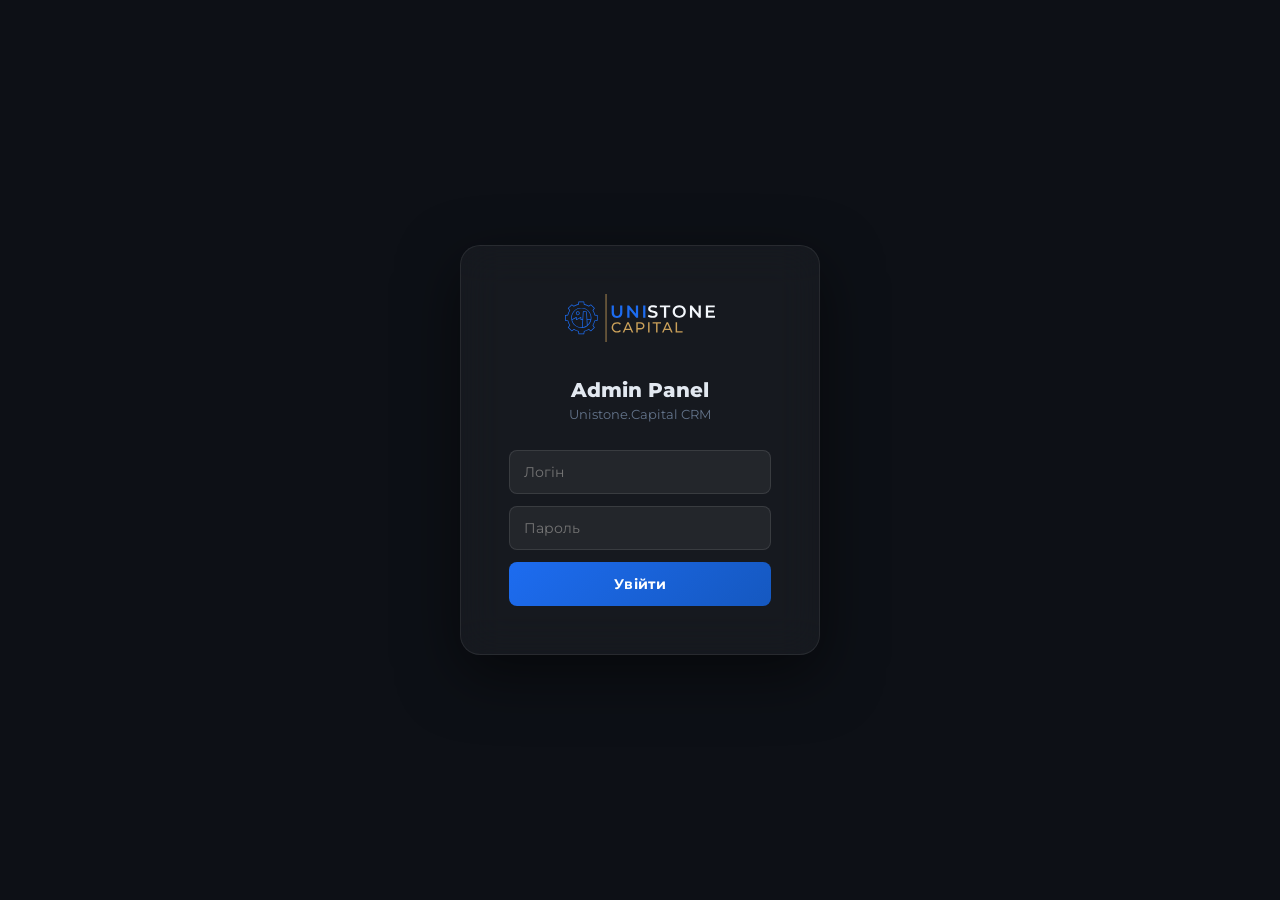
<file: admin/index.html>
<!DOCTYPE html>
<html lang="uk">
<head>
<meta charset="UTF-8">
<meta name="viewport" content="width=device-width, initial-scale=1.0">
<title>Unistone.Capital — CRM Admin Panel</title>
<link rel="preconnect" href="https://fonts.googleapis.com">
<link href="https://fonts.googleapis.com/css2?family=Montserrat:wght@400;500;600;700;800&display=swap" rel="stylesheet">
<style>
:root {
  --dark: #1a1e23;
  --dark-2: #12151a;
  --dark-3: #0d1016;
  --blue: #1d6cf0;
  --blue-dim: rgba(29,108,240,0.12);
  --gold: #cba15a;
  --gold-dim: rgba(203,161,90,0.12);
  --green: #22c55e;
  --green-dim: rgba(34,197,94,0.12);
  --red: #ef4444;
  --red-dim: rgba(239,68,68,0.12);
  --orange: #f97316;
  --glass: rgba(255,255,255,0.04);
  --glass-border: rgba(255,255,255,0.08);
  --text: #e2e8f0;
  --text-muted: #64748b;
  --sidebar-w: 240px;
}

*{margin:0;padding:0;box-sizing:border-box;}
body{font-family:'Montserrat',sans-serif;background:var(--dark-3);color:var(--text);min-height:100vh;display:flex;}

/* ─── LOGIN ─── */
#login-screen {
  position:fixed;inset:0;z-index:1000;
  background:var(--dark-3);
  display:flex;align-items:center;justify-content:center;
}
.login-card {
  background:var(--glass);border:1px solid var(--glass-border);
  border-radius:20px;padding:48px;width:360px;
  backdrop-filter:blur(20px);
  box-shadow:0 20px 60px rgba(0,0,0,0.5);
}
.login-logo { text-align:center;margin-bottom:32px; }
.login-logo img { height:48px; }
.login-title { font-size:20px;font-weight:800;text-align:center;margin-bottom:4px; }
.login-sub { font-size:13px;color:var(--text-muted);text-align:center;margin-bottom:28px; }
.login-input {
  width:100%;background:rgba(255,255,255,0.06);
  border:1px solid rgba(255,255,255,0.1);border-radius:8px;
  padding:12px 14px;color:var(--text);font-family:'Montserrat',sans-serif;
  font-size:14px;margin-bottom:12px;outline:none;transition:.2s;
}
.login-input:focus { border-color:var(--blue); }
.login-btn {
  width:100%;padding:13px;background:linear-gradient(135deg,var(--blue),#1558c0);
  border:none;border-radius:8px;color:#fff;font-family:'Montserrat',sans-serif;
  font-size:14px;font-weight:700;cursor:pointer;letter-spacing:.03em;transition:.2s;
}
.login-btn:hover { filter:brightness(1.1); }
.login-err { color:var(--red);font-size:12px;text-align:center;margin-top:8px;display:none; }

/* ─── SIDEBAR ─── */
.sidebar {
  width:var(--sidebar-w);min-height:100vh;
  background:var(--dark-2);border-right:1px solid var(--glass-border);
  position:fixed;left:0;top:0;bottom:0;
  display:flex;flex-direction:column;z-index:50;
  transition:transform .3s;
}
.sidebar-logo {
  padding:20px 16px;border-bottom:1px solid var(--glass-border);
}
.sidebar-logo img { height:38px; }
.sidebar-nav { flex:1;padding:16px 8px;overflow-y:auto; }
.nav-section-label {
  font-size:10px;font-weight:700;letter-spacing:.12em;text-transform:uppercase;
  color:var(--text-muted);padding:0 8px;margin:16px 0 8px;
}
.nav-item {
  display:flex;align-items:center;gap:10px;
  padding:10px 12px;border-radius:8px;margin-bottom:2px;
  cursor:pointer;transition:all .2s;font-size:13px;font-weight:500;
  color:var(--text-muted);text-decoration:none;border:none;background:none;width:100%;text-align:left;
  font-family:'Montserrat',sans-serif;
}
.nav-item:hover { background:var(--glass);color:var(--text); }
.nav-item.active { background:var(--blue-dim);color:var(--blue); }
.nav-item .badge {
  margin-left:auto;background:var(--red);border-radius:10px;
  padding:2px 7px;font-size:10px;font-weight:700;color:#fff;
}
.sidebar-footer {
  padding:16px;border-top:1px solid var(--glass-border);
  font-size:12px;color:var(--text-muted);
}

/* ─── MAIN ─── */
.main {
  margin-left:var(--sidebar-w);flex:1;min-height:100vh;
  display:flex;flex-direction:column;
}
.topbar {
  height:60px;padding:0 24px;
  background:rgba(13,16,22,0.9);
  border-bottom:1px solid var(--glass-border);
  display:flex;align-items:center;justify-content:space-between;
  position:sticky;top:0;z-index:40;backdrop-filter:blur(10px);
}
.topbar-title { font-size:16px;font-weight:700; }
.topbar-actions { display:flex;gap:10px;align-items:center; }
.topbar-btn {
  padding:7px 14px;border-radius:6px;font-size:12px;font-weight:600;
  cursor:pointer;border:none;font-family:'Montserrat',sans-serif;transition:.2s;
}
.topbar-btn.primary { background:var(--blue);color:#fff; }
.topbar-btn.ghost { background:var(--glass);color:var(--text-muted);border:1px solid var(--glass-border); }
.topbar-btn:hover { filter:brightness(1.15); }
.page-content { padding:24px;flex:1; }

/* ─── DASHBOARD ─── */
.metrics-grid { display:grid;grid-template-columns:repeat(4,1fr);gap:16px;margin-bottom:24px; }
.metric-card {
  background:var(--dark-2);border:1px solid var(--glass-border);border-radius:12px;
  padding:20px;position:relative;overflow:hidden;transition:.2s;
}
.metric-card:hover { border-color:rgba(255,255,255,0.15); }
.metric-card::after {
  content:'';position:absolute;top:0;left:0;right:0;height:2px;
}
.metric-card.blue::after { background:var(--blue); }
.metric-card.gold::after { background:var(--gold); }
.metric-card.green::after { background:var(--green); }
.metric-card.red::after { background:var(--red); }
.metric-icon { font-size:22px;margin-bottom:12px; }
.metric-val { font-size:28px;font-weight:800;margin-bottom:4px; }
.metric-val.blue { color:var(--blue); }
.metric-val.gold { color:var(--gold); }
.metric-val.green { color:var(--green); }
.metric-val.red { color:var(--red); }
.metric-label { font-size:12px;color:var(--text-muted);font-weight:500; }

/* charts row */
.charts-row { display:grid;grid-template-columns:1fr 1fr;gap:16px;margin-bottom:24px; }
.chart-card {
  background:var(--dark-2);border:1px solid var(--glass-border);border-radius:12px;padding:20px;
}
.chart-title { font-size:14px;font-weight:700;margin-bottom:16px; }
.bar-chart { display:flex;align-items:flex-end;gap:8px;height:100px; }
.bar-item { flex:1;display:flex;flex-direction:column;align-items:center;gap:4px; }
.bar { border-radius:4px 4px 0 0;width:100%;transition:height .5s;min-height:4px; }
.bar-label { font-size:10px;color:var(--text-muted); }
.pie-wrapper { display:flex;gap:24px;align-items:center; }
.pie-legend { display:flex;flex-direction:column;gap:8px; }
.pie-leg-item { display:flex;align-items:center;gap:8px;font-size:12px; }
.pie-dot { width:10px;height:10px;border-radius:50%;flex-shrink:0; }

/* ─── LEADS TABLE ─── */
.section-title-row {
  display:flex;align-items:center;justify-content:space-between;
  margin-bottom:16px;
}
.section-title-row h2 { font-size:16px;font-weight:700; }
.filters { display:flex;gap:8px;flex-wrap:wrap; }
.filter-btn {
  padding:6px 12px;border-radius:6px;font-size:12px;font-weight:600;
  cursor:pointer;border:1px solid var(--glass-border);background:var(--glass);
  color:var(--text-muted);font-family:'Montserrat',sans-serif;transition:.2s;
}
.filter-btn.active { background:var(--blue-dim);border-color:var(--blue);color:var(--blue); }
.filter-btn:hover { color:var(--text); }
.search-input {
  padding:8px 12px;border-radius:6px;border:1px solid var(--glass-border);
  background:var(--glass);color:var(--text);font-family:'Montserrat',sans-serif;
  font-size:13px;outline:none;width:200px;
}
.search-input:focus { border-color:var(--blue); }
.table-wrap { background:var(--dark-2);border:1px solid var(--glass-border);border-radius:12px;overflow:hidden; }
table { width:100%;border-collapse:collapse; }
thead tr { background:rgba(255,255,255,0.03);border-bottom:1px solid var(--glass-border); }
th {
  padding:12px 16px;font-size:11px;font-weight:700;
  letter-spacing:.08em;text-transform:uppercase;color:var(--text-muted);text-align:left;
}
tbody tr {
  border-bottom:1px solid rgba(255,255,255,0.04);cursor:pointer;transition:.15s;
}
tbody tr:hover { background:rgba(255,255,255,0.03); }
tbody tr:last-child { border-bottom:none; }
td { padding:12px 16px;font-size:13px; }
.badge-type {
  display:inline-flex;align-items:center;gap:5px;
  padding:3px 10px;border-radius:100px;font-size:11px;font-weight:700;
}
.badge-type.buy { background:var(--blue-dim);color:var(--blue); }
.badge-type.sell { background:var(--gold-dim);color:var(--gold); }
.badge-status {
  padding:3px 10px;border-radius:100px;font-size:11px;font-weight:700;
  display:inline-block;
}
.badge-status.new { background:var(--blue-dim);color:var(--blue); }
.badge-status.inwork { background:var(--gold-dim);color:var(--gold); }
.badge-status.done { background:var(--green-dim);color:var(--green); }
.badge-status.rejected { background:var(--red-dim);color:var(--red); }
.action-btns { display:flex;gap:6px; }
.act-btn {
  padding:5px 10px;border-radius:5px;font-size:11px;font-weight:600;
  cursor:pointer;border:none;font-family:'Montserrat',sans-serif;transition:.15s;
}
.act-btn.view { background:var(--blue-dim);color:var(--blue); }
.act-btn.inwork { background:var(--gold-dim);color:var(--gold); }
.act-btn.done { background:var(--green-dim);color:var(--green); }
.act-btn.del { background:var(--red-dim);color:var(--red); }
.act-btn:hover { filter:brightness(1.2); }
.empty-state {
  text-align:center;padding:60px 20px;color:var(--text-muted);
}
.empty-state .icon { font-size:48px;margin-bottom:16px; }
.empty-state p { font-size:14px; }

/* ─── MODAL ─── */
.modal-overlay {
  position:fixed;inset:0;z-index:200;
  background:rgba(0,0,0,0.7);backdrop-filter:blur(4px);
  display:none;align-items:center;justify-content:center;padding:20px;
}
.modal-overlay.open { display:flex; }
.modal {
  background:var(--dark-2);border:1px solid var(--glass-border);
  border-radius:16px;padding:32px;width:100%;max-width:520px;
  max-height:90vh;overflow-y:auto;
}
.modal-title { font-size:18px;font-weight:800;margin-bottom:24px;display:flex;align-items:center;justify-content:space-between; }
.modal-close { cursor:pointer;color:var(--text-muted);font-size:20px;border:none;background:none;color:var(--text-muted); }
.modal-row { display:grid;grid-template-columns:1fr 1fr;gap:12px;margin-bottom:12px; }
.modal-field label { font-size:11px;font-weight:600;color:var(--text-muted);letter-spacing:.05em;text-transform:uppercase;margin-bottom:4px;display:block; }
.modal-field .val { font-size:14px;color:var(--text);font-weight:500; }
.modal-note {
  width:100%;background:rgba(255,255,255,0.05);border:1px solid var(--glass-border);
  border-radius:8px;padding:10px 12px;color:var(--text);font-family:'Montserrat',sans-serif;
  font-size:13px;resize:vertical;min-height:80px;margin-top:4px;outline:none;
}
.modal-note:focus { border-color:var(--blue); }
.status-select {
  width:100%;background:rgba(255,255,255,0.05);border:1px solid var(--glass-border);
  border-radius:8px;padding:9px 12px;color:var(--text);font-family:'Montserrat',sans-serif;
  font-size:13px;cursor:pointer;outline:none;
}
.modal-actions { display:flex;gap:10px;margin-top:20px; }
.modal-btn {
  flex:1;padding:11px;border-radius:8px;font-family:'Montserrat',sans-serif;
  font-size:13px;font-weight:700;cursor:pointer;border:none;transition:.2s;letter-spacing:.03em;
}
.modal-btn.save { background:var(--blue);color:#fff; }
.modal-btn.cancel { background:var(--glass);color:var(--text-muted);border:1px solid var(--glass-border); }
.modal-btn:hover { filter:brightness(1.1); }

/* ─── SETTINGS ─── */
.settings-grid { display:grid;gap:16px; }
.settings-card { background:var(--dark-2);border:1px solid var(--glass-border);border-radius:12px;padding:24px; }
.settings-card h3 { font-size:15px;font-weight:700;margin-bottom:16px;color:var(--gold); }
.settings-row { display:grid;grid-template-columns:1fr 1fr;gap:12px;margin-bottom:12px; }
.settings-field label { font-size:11px;font-weight:600;color:var(--text-muted);letter-spacing:.05em;text-transform:uppercase;margin-bottom:5px;display:block; }
.settings-input {
  width:100%;background:rgba(255,255,255,0.05);border:1px solid var(--glass-border);
  border-radius:8px;padding:10px 12px;color:var(--text);font-family:'Montserrat',sans-serif;
  font-size:13px;outline:none;transition:.2s;
}
.settings-input:focus { border-color:var(--blue); }
.save-btn {
  padding:10px 24px;background:var(--blue);border:none;border-radius:8px;
  color:#fff;font-family:'Montserrat',sans-serif;font-size:13px;font-weight:700;
  cursor:pointer;transition:.2s;
}
.save-btn:hover { filter:brightness(1.1); }
.export-btn {
  padding:10px 24px;background:var(--glass);border:1px solid var(--glass-border);border-radius:8px;
  color:var(--text);font-family:'Montserrat',sans-serif;font-size:13px;font-weight:600;
  cursor:pointer;transition:.2s;
}
.export-btn:hover { background:var(--glass-hover);color:var(--gold); }

/* ─── PAGES ─── */
.page { display:none; }
.page.active { display:block; }

/* ─── RESPONSIVE ─── */
@media(max-width:1024px){
  .metrics-grid { grid-template-columns:repeat(2,1fr); }
  .charts-row { grid-template-columns:1fr; }
}
@media(max-width:768px){
  .sidebar { transform:translateX(-100%); }
  .sidebar.open { transform:translateX(0); }
  .main { margin-left:0; }
  .mob-toggle {
    display:flex;width:36px;height:36px;border-radius:8px;
    background:var(--glass);border:1px solid var(--glass-border);
    align-items:center;justify-content:center;cursor:pointer;font-size:18px;
  }
  .metrics-grid { grid-template-columns:1fr 1fr; }
  .modal-row { grid-template-columns:1fr; }
}
@media(max-width:480px){
  .metrics-grid { grid-template-columns:1fr; }
  .page-content { padding:16px; }
}
</style>
</head>
<body>

<!-- LOGIN -->
<div id="login-screen">
  <div class="login-card">
    <div class="login-logo"><img src="../assets/logo-dark.svg" alt="Unistone Capital"></div>
    <div class="login-title">Admin Panel</div>
    <div class="login-sub">Unistone.Capital CRM</div>
    <input class="login-input" type="text" id="login-user" placeholder="Логін">
    <input class="login-input" type="password" id="login-pass" placeholder="Пароль">
    <button class="login-btn" onclick="doLogin()">Увійти</button>
    <div class="login-err" id="login-err">Невірний логін або пароль</div>
  </div>
</div>

<!-- MODAL -->
<div class="modal-overlay" id="modal">
  <div class="modal">
    <div class="modal-title">
      <span id="modal-title-text">Деталі заявки</span>
      <button class="modal-close" onclick="closeModal()">✕</button>
    </div>
    <div id="modal-body"></div>
  </div>
</div>

<!-- SIDEBAR -->
<div class="sidebar" id="sidebar">
  <div class="sidebar-logo"><img src="../assets/logo-dark.svg" alt="Unistone Capital"></div>
  <nav class="sidebar-nav">
    <div class="nav-section-label">Головне</div>
    <button class="nav-item active" onclick="showPage('dashboard')">📊 Дашборд</button>
    <button class="nav-item" onclick="showPage('leads')">📋 Всі заявки <span class="badge" id="new-badge">0</span></button>
    <div class="nav-section-label">Заявки</div>
    <button class="nav-item" onclick="showPage('buy')">🏭 Купівля</button>
    <button class="nav-item" onclick="showPage('sell')">💼 Продаж</button>
    <div class="nav-section-label">Система</div>
    <button class="nav-item" onclick="showPage('settings')">⚙️ Налаштування</button>
    <button class="nav-item" onclick="logout()">🚪 Вийти</button>
  </nav>
  <div class="sidebar-footer">v1.0 · Unistone.Capital</div>
</div>

<!-- MAIN -->
<div class="main">
  <div class="topbar">
    <div style="display:flex;align-items:center;gap:12px">
      <button class="mob-toggle" onclick="document.getElementById('sidebar').classList.toggle('open')" style="display:none" id="mob-btn">☰</button>
      <span class="topbar-title" id="page-title">Дашборд</span>
    </div>
    <div class="topbar-actions">
      <button class="topbar-btn ghost" onclick="exportCSV()">⬇ Експорт CSV</button>
      <button class="topbar-btn primary" onclick="location.href='../index.html'">🌐 На сайт</button>
    </div>
  </div>

  <div class="page-content">

    <!-- DASHBOARD -->
    <div class="page active" id="page-dashboard">
      <div class="metrics-grid">
        <div class="metric-card blue">
          <div class="metric-icon">📥</div>
          <div class="metric-val blue" id="m-total">0</div>
          <div class="metric-label">Всього заявок</div>
        </div>
        <div class="metric-card gold">
          <div class="metric-icon">🆕</div>
          <div class="metric-val gold" id="m-new">0</div>
          <div class="metric-label">Нові (не оброблені)</div>
        </div>
        <div class="metric-card green">
          <div class="metric-icon">✅</div>
          <div class="metric-val green" id="m-done">0</div>
          <div class="metric-label">Закрито успішно</div>
        </div>
        <div class="metric-card red">
          <div class="metric-icon">🏭</div>
          <div class="metric-val" style="color:var(--orange)" id="m-inwork">0</div>
          <div class="metric-label">В роботі</div>
        </div>
      </div>

      <div class="charts-row">
        <div class="chart-card">
          <div class="chart-title">Заявки за останні 7 днів</div>
          <div class="bar-chart" id="bar-chart"></div>
        </div>
        <div class="chart-card">
          <div class="chart-title">Структура заявок</div>
          <div class="pie-wrapper">
            <svg width="90" height="90" viewBox="0 0 36 36" id="pie-svg">
              <circle cx="18" cy="18" r="15.9" fill="none" stroke="var(--blue)" stroke-width="3" stroke-dasharray="50 50" stroke-dashoffset="25" transform="rotate(-90 18 18)"/>
              <circle cx="18" cy="18" r="15.9" fill="none" stroke="var(--gold)" stroke-width="3" stroke-dasharray="50 50" stroke-dashoffset="-25" transform="rotate(-90 18 18)"/>
            </svg>
            <div class="pie-legend" id="pie-legend"></div>
          </div>
        </div>
      </div>

      <div class="section-title-row">
        <h2>Нові заявки (останні 5)</h2>
      </div>
      <div class="table-wrap">
        <table>
          <thead><tr>
            <th>Ім'я</th><th>Тип</th><th>Телефон</th><th>Бюджет/Ціна</th><th>Дата</th><th>Дії</th>
          </tr></thead>
          <tbody id="recent-tbody"></tbody>
        </table>
      </div>
    </div>

    <!-- LEADS (ALL) -->
    <div class="page" id="page-leads">
      <div class="section-title-row">
        <h2>Всі заявки</h2>
        <div class="filters">
          <input class="search-input" id="search-all" placeholder="🔍 Пошук..." oninput="renderTable('leads')">
          <button class="filter-btn active" onclick="setFilter('leads','all',this)">Всі</button>
          <button class="filter-btn" onclick="setFilter('leads','new',this)">Нові</button>
          <button class="filter-btn" onclick="setFilter('leads','inwork',this)">В роботі</button>
          <button class="filter-btn" onclick="setFilter('leads','done',this)">Закрито</button>
        </div>
      </div>
      <div class="table-wrap">
        <table>
          <thead><tr><th>Ім'я</th><th>Тип</th><th>Телефон</th><th>Email</th><th>Бюджет</th><th>Статус</th><th>Дата</th><th>Дії</th></tr></thead>
          <tbody id="tbody-leads"></tbody>
        </table>
        <div class="empty-state" id="empty-leads" style="display:none">
          <div class="icon">📭</div><p>Заявок поки немає</p>
        </div>
      </div>
    </div>

    <!-- BUY -->
    <div class="page" id="page-buy">
      <div class="section-title-row">
        <h2>🏭 Заявки на купівлю</h2>
        <div class="filters">
          <input class="search-input" id="search-buy" placeholder="🔍 Пошук..." oninput="renderTable('buy')">
          <button class="filter-btn active" onclick="setFilter('buy','all',this)">Всі</button>
          <button class="filter-btn" onclick="setFilter('buy','new',this)">Нові</button>
          <button class="filter-btn" onclick="setFilter('buy','inwork',this)">В роботі</button>
        </div>
      </div>
      <div class="table-wrap">
        <table>
          <thead><tr><th>Ім'я</th><th>Телефон</th><th>Email</th><th>Тип активу</th><th>Бюджет</th><th>Статус</th><th>Дата</th><th>Дії</th></tr></thead>
          <tbody id="tbody-buy"></tbody>
        </table>
        <div class="empty-state" id="empty-buy" style="display:none"><div class="icon">🏭</div><p>Заявок на купівлю немає</p></div>
      </div>
    </div>

    <!-- SELL -->
    <div class="page" id="page-sell">
      <div class="section-title-row">
        <h2>💼 Заявки на продаж</h2>
        <div class="filters">
          <input class="search-input" id="search-sell" placeholder="🔍 Пошук..." oninput="renderTable('sell')">
          <button class="filter-btn active" onclick="setFilter('sell','all',this)">Всі</button>
          <button class="filter-btn" onclick="setFilter('sell','new',this)">Нові</button>
          <button class="filter-btn" onclick="setFilter('sell','inwork',this)">В роботі</button>
        </div>
      </div>
      <div class="table-wrap">
        <table>
          <thead><tr><th>Ім'я</th><th>Телефон</th><th>Email</th><th>Тип активу</th><th>Ціна</th><th>Регіон</th><th>Статус</th><th>Дата</th><th>Дії</th></tr></thead>
          <tbody id="tbody-sell"></tbody>
        </table>
        <div class="empty-state" id="empty-sell" style="display:none"><div class="icon">💼</div><p>Заявок на продаж немає</p></div>
      </div>
    </div>

    <!-- SETTINGS -->
    <div class="page" id="page-settings">
      <div class="settings-grid">
        <div class="settings-card">
          <h3>🤖 Telegram-сповіщення</h3>
          <div class="settings-row">
            <div class="settings-field">
              <label>Bot Token</label>
              <input class="settings-input" id="tg-token" placeholder="123456:ABC-DEFxxxx">
            </div>
            <div class="settings-field">
              <label>Chat ID</label>
              <input class="settings-input" id="tg-chatid" placeholder="-100123456789">
            </div>
          </div>
          <div style="display:flex;gap:10px;margin-top:4px">
            <button class="save-btn" onclick="saveTgSettings()">Зберегти</button>
            <button class="export-btn" onclick="testTelegram()">Тест Telegram</button>
          </div>
          <div id="tg-status" style="margin-top:10px;font-size:13px;color:var(--text-muted)"></div>
        </div>

        <div class="settings-card">
          <h3>🔐 Зміна паролю</h3>
          <div class="settings-row">
            <div class="settings-field">
              <label>Новий логін</label>
              <input class="settings-input" id="new-user" placeholder="admin">
            </div>
            <div class="settings-field">
              <label>Новий пароль</label>
              <input class="settings-input" type="password" id="new-pass" placeholder="••••••••">
            </div>
          </div>
          <button class="save-btn" onclick="changePass()">Змінити</button>
        </div>

        <div class="settings-card">
          <h3>📊 Дані та Експорт</h3>
          <p style="font-size:13px;color:var(--text-muted);margin-bottom:16px">Управління даними заявок</p>
          <div style="display:flex;gap:10px;flex-wrap:wrap">
            <button class="save-btn" onclick="exportCSV()">⬇ Завантажити CSV</button>
            <button class="export-btn" onclick="addDemoData()">+ Додати тестові дані</button>
            <button class="export-btn" style="color:var(--red)" onclick="clearAll()">🗑 Очистити всі заявки</button>
          </div>
        </div>
      </div>
    </div>

  </div>
</div>

<script>
// ─── AUTH ───
const DEFAULT_CREDS = { user: 'admin', pass: 'unistone2025' };

function doLogin() {
  const u = document.getElementById('login-user').value;
  const p = document.getElementById('login-pass').value;
  const saved = JSON.parse(localStorage.getItem('unistone_creds') || 'null') || DEFAULT_CREDS;
  if (u === saved.user && p === saved.pass) {
    document.getElementById('login-screen').style.display = 'none';
    init();
  } else {
    document.getElementById('login-err').style.display = 'block';
  }
}
function logout() {
  document.getElementById('login-screen').style.display = 'flex';
}
document.getElementById('login-user').addEventListener('keydown', e => e.key==='Enter' && doLogin());
document.getElementById('login-pass').addEventListener('keydown', e => e.key==='Enter' && doLogin());

// ─── LEADS DATA ───
function getLeads() { return JSON.parse(localStorage.getItem('unistone_leads') || '[]'); }
function saveLeads(leads) { localStorage.setItem('unistone_leads', JSON.stringify(leads)); }

// ─── PAGE NAV ───
let currentPage = 'dashboard';
const filters = { leads: 'all', buy: 'all', sell: 'all' };

function showPage(page) {
  document.querySelectorAll('.page').forEach(p => p.classList.remove('active'));
  document.querySelectorAll('.nav-item').forEach(n => n.classList.remove('active'));
  document.getElementById('page-' + page).classList.add('active');
  event.currentTarget && event.currentTarget.classList.add('active');
  currentPage = page;
  const titles = { dashboard:'Дашборд', leads:'Всі заявки', buy:'Купівля', sell:'Продаж', settings:'Налаштування' };
  document.getElementById('page-title').textContent = titles[page] || '';
  if (page === 'dashboard') renderDashboard();
  else if (['leads','buy','sell'].includes(page)) renderTable(page);
  else if (page === 'settings') loadSettings();
  document.getElementById('sidebar').classList.remove('open');
}

// ─── DASHBOARD ───
function renderDashboard() {
  const leads = getLeads();
  const newL = leads.filter(l => l.status === 'new');
  const doneL = leads.filter(l => l.status === 'done');
  const inworkL = leads.filter(l => l.status === 'inwork');
  document.getElementById('m-total').textContent = leads.length;
  document.getElementById('m-new').textContent = newL.length;
  document.getElementById('m-done').textContent = doneL.length;
  document.getElementById('m-inwork').textContent = inworkL.length;
  document.getElementById('new-badge').textContent = newL.length;

  // Bar chart - last 7 days
  const days = [];
  for (let i = 6; i >= 0; i--) {
    const d = new Date(); d.setDate(d.getDate() - i);
    const key = d.toLocaleDateString('uk-UA', { day:'2-digit', month:'2-digit' });
    const count = leads.filter(l => {
      const ld = new Date(l.timestamp);
      return ld.toLocaleDateString('uk-UA', { day:'2-digit', month:'2-digit' }) === key;
    }).length;
    days.push({ key, count });
  }
  const maxD = Math.max(...days.map(d => d.count), 1);
  document.getElementById('bar-chart').innerHTML = days.map(d => `
    <div class="bar-item">
      <div class="bar" style="height:${Math.max(d.count/maxD*80,4)}px;background:${d.count?'var(--blue)':'var(--glass-border)'}"></div>
      <div class="bar-label">${d.key}</div>
    </div>`).join('');

  // Pie
  const buyCount = leads.filter(l => l.type === 'buy').length;
  const sellCount = leads.filter(l => l.type === 'sell').length;
  const total = buyCount + sellCount || 1;
  const buyPct = Math.round(buyCount/total*100);
  const sellPct = 100 - buyPct;
  const circ = 100;
  const buyDash = buyPct;
  document.getElementById('pie-svg').innerHTML = `
    <circle cx="18" cy="18" r="15.9" fill="none" stroke="var(--dark-2)" stroke-width="3"/>
    <circle cx="18" cy="18" r="15.9" fill="none" stroke="var(--blue)" stroke-width="3"
      stroke-dasharray="${buyDash} ${100-buyDash}" stroke-dashoffset="25" transform="rotate(-90 18 18)"/>
    <circle cx="18" cy="18" r="15.9" fill="none" stroke="var(--gold)" stroke-width="3"
      stroke-dasharray="${100-buyDash} ${buyDash}" stroke-dashoffset="${25-buyDash}" transform="rotate(-90 18 18)"/>`;
  document.getElementById('pie-legend').innerHTML = `
    <div class="pie-leg-item"><div class="pie-dot" style="background:var(--blue)"></div> Купівля — ${buyCount} (${buyPct}%)</div>
    <div class="pie-leg-item"><div class="pie-dot" style="background:var(--gold)"></div> Продаж — ${sellCount} (${sellPct}%)</div>`;

  // Recent
  const recent = [...leads].reverse().slice(0, 5);
  document.getElementById('recent-tbody').innerHTML = recent.length
    ? recent.map(l => rowHtml(l, 'compact')).join('')
    : '<tr><td colspan="6" style="text-align:center;color:var(--text-muted);padding:24px">Заявок поки немає</td></tr>';
}

// ─── TABLE RENDER ───
function renderTable(page) {
  const leads = getLeads();
  const filter = filters[page] || 'all';
  const searchEl = document.getElementById('search-' + page);
  const search = searchEl ? searchEl.value.toLowerCase() : '';

  let filtered = leads.filter(l => {
    const typeMatch = page === 'leads' ? true : l.type === page;
    const statusMatch = filter === 'all' || l.status === filter;
    const searchMatch = !search ||
      (l.name || '').toLowerCase().includes(search) ||
      (l.phone || '').toLowerCase().includes(search) ||
      (l.email || '').toLowerCase().includes(search);
    return typeMatch && statusMatch && searchMatch;
  }).reverse();

  const tbody = document.getElementById('tbody-' + page);
  const empty = document.getElementById('empty-' + page);
  tbody.innerHTML = filtered.map(l => rowHtml(l, page)).join('');
  if (empty) empty.style.display = filtered.length ? 'none' : 'block';
}

function rowHtml(l, page) {
  const date = l.timestamp ? new Date(l.timestamp).toLocaleDateString('uk-UA') : '—';
  const typeBadge = `<span class="badge-type ${l.type}">${l.type==='buy'?'🏭 Купівля':'💼 Продаж'}</span>`;
  const statusBadge = `<span class="badge-status ${l.status||'new'}">${{new:'Новий',inwork:'В роботі',done:'Закрито',rejected:'Відмова'}[l.status||'new']}</span>`;
  const actions = `<div class="action-btns">
    <button class="act-btn view" onclick="openModal(${l.id})">👁</button>
    <button class="act-btn inwork" onclick="setStatus(${l.id},'inwork')">▶</button>
    <button class="act-btn done" onclick="setStatus(${l.id},'done')">✓</button>
    <button class="act-btn del" onclick="deleteLead(${l.id})">✕</button>
  </div>`;

  if (page === 'compact') {
    return `<tr onclick="openModal(${l.id})">
      <td><b>${l.name||'—'}</b></td>
      <td>${typeBadge}</td>
      <td>${l.phone||'—'}</td>
      <td>${l.budget||l.price||'—'}</td>
      <td>${date}</td>
      <td>${actions}</td>
    </tr>`;
  }
  if (page === 'buy') {
    return `<tr>
      <td><b>${l.name||'—'}</b></td>
      <td>${l.phone||'—'}</td>
      <td>${l.email||'—'}</td>
      <td>${l.type_field||'—'}</td>
      <td>${l.budget||'—'}</td>
      <td>${statusBadge}</td>
      <td>${date}</td>
      <td>${actions}</td>
    </tr>`;
  }
  if (page === 'sell') {
    return `<tr>
      <td><b>${l.name||'—'}</b></td>
      <td>${l.phone||'—'}</td>
      <td>${l.email||'—'}</td>
      <td>${l.type_field||'—'}</td>
      <td>${l.price||'—'}</td>
      <td>${l.region||'—'}</td>
      <td>${statusBadge}</td>
      <td>${date}</td>
      <td>${actions}</td>
    </tr>`;
  }
  // leads (all)
  return `<tr>
    <td><b>${l.name||'—'}</b></td>
    <td>${typeBadge}</td>
    <td>${l.phone||'—'}</td>
    <td>${l.email||'—'}</td>
    <td>${l.budget||l.price||'—'}</td>
    <td>${statusBadge}</td>
    <td>${date}</td>
    <td>${actions}</td>
  </tr>`;
}

function setFilter(page, val, btn) {
  filters[page] = val;
  btn.closest('.filters').querySelectorAll('.filter-btn').forEach(b => b.classList.remove('active'));
  btn.classList.add('active');
  renderTable(page);
}

// ─── CRUD ───
function setStatus(id, status) {
  const leads = getLeads();
  const idx = leads.findIndex(l => l.id == id);
  if (idx > -1) { leads[idx].status = status; saveLeads(leads); }
  renderDashboard();
  ['leads','buy','sell'].forEach(p => { if (document.getElementById('page-'+p).classList.contains('active')) renderTable(p); });
  document.getElementById('new-badge').textContent = leads.filter(l=>l.status==='new').length;
}

function deleteLead(id) {
  if (!confirm('Видалити заявку?')) return;
  const leads = getLeads().filter(l => l.id != id);
  saveLeads(leads);
  renderDashboard();
  ['leads','buy','sell'].forEach(p => { if (document.getElementById('page-'+p).classList.contains('active')) renderTable(p); });
}

// ─── MODAL ───
function openModal(id) {
  const leads = getLeads();
  const l = leads.find(lx => lx.id == id);
  if (!l) return;
  const date = l.timestamp ? new Date(l.timestamp).toLocaleString('uk-UA') : '—';
  document.getElementById('modal-title-text').textContent = l.type === 'buy' ? '🏭 Заявка на купівлю' : '💼 Заявка на продаж';
  document.getElementById('modal-body').innerHTML = `
    <div class="modal-row">
      <div class="modal-field"><label>Ім'я</label><div class="val">${l.name||'—'}</div></div>
      <div class="modal-field"><label>Телефон</label><div class="val"><a href="tel:${l.phone}" style="color:var(--blue)">${l.phone||'—'}</a></div></div>
    </div>
    <div class="modal-row">
      <div class="modal-field"><label>Email</label><div class="val">${l.email ? `<a href="mailto:${l.email}" style="color:var(--blue)">${l.email}</a>` : '—'}</div></div>
      <div class="modal-field"><label>Тип активу</label><div class="val">${l.type_field||'—'}</div></div>
    </div>
    <div class="modal-row">
      <div class="modal-field"><label>${l.type==='buy'?'Бюджет':'Ціна'}</label><div class="val">${l.budget||l.price||'—'}</div></div>
      <div class="modal-field"><label>Регіон</label><div class="val">${l.region||'—'}</div></div>
    </div>
    <div class="modal-row">
      <div class="modal-field"><label>Дата подачі</label><div class="val">${date}</div></div>
      <div class="modal-field"><label>Мова</label><div class="val">${l.lang === 'uk' ? '🇺🇦 Українська' : '🇬🇧 English'}</div></div>
    </div>
    <div class="modal-field" style="margin-bottom:12px">
      <label>Коментар клієнта</label>
      <div class="val">${l.message||'—'}</div>
    </div>
    <div class="modal-field" style="margin-bottom:12px">
      <label>Статус</label>
      <select class="status-select" id="modal-status">
        <option value="new" ${l.status==='new'?'selected':''}>🔵 Новий</option>
        <option value="inwork" ${l.status==='inwork'?'selected':''}>🟡 В роботі</option>
        <option value="done" ${l.status==='done'?'selected':''}>🟢 Закрито</option>
        <option value="rejected" ${l.status==='rejected'?'selected':''}>🔴 Відмова</option>
      </select>
    </div>
    <div class="modal-field" style="margin-bottom:12px">
      <label>Нотатка менеджера</label>
      <textarea class="modal-note" id="modal-note">${l.note||''}</textarea>
    </div>
    <div class="modal-actions">
      <button class="modal-btn save" onclick="saveModal(${id})">💾 Зберегти</button>
      <button class="modal-btn cancel" onclick="closeModal()">Скасувати</button>
    </div>`;
  document.getElementById('modal').classList.add('open');
}

function saveModal(id) {
  const leads = getLeads();
  const idx = leads.findIndex(l => l.id == id);
  if (idx > -1) {
    leads[idx].status = document.getElementById('modal-status').value;
    leads[idx].note = document.getElementById('modal-note').value;
    saveLeads(leads);
  }
  closeModal();
  renderDashboard();
  ['leads','buy','sell'].forEach(p => { if (document.getElementById('page-'+p).classList.contains('active')) renderTable(p); });
  document.getElementById('new-badge').textContent = leads.filter(l=>l.status==='new').length;
}
function closeModal() { document.getElementById('modal').classList.remove('open'); }
document.getElementById('modal').addEventListener('click', e => { if (e.target === document.getElementById('modal')) closeModal(); });

// ─── SETTINGS ───
function loadSettings() {
  const cfg = JSON.parse(localStorage.getItem('unistone_tg') || '{}');
  document.getElementById('tg-token').value = cfg.token || '';
  document.getElementById('tg-chatid').value = cfg.chatId || '';
}
function saveTgSettings() {
  const cfg = { token: document.getElementById('tg-token').value, chatId: document.getElementById('tg-chatid').value };
  localStorage.setItem('unistone_tg', JSON.stringify(cfg));
  document.getElementById('tg-status').textContent = '✓ Збережено';
}
async function testTelegram() {
  const cfg = JSON.parse(localStorage.getItem('unistone_tg') || '{}');
  if (!cfg.token || !cfg.chatId) { alert('Спочатку збережіть токен та Chat ID'); return; }
  const el = document.getElementById('tg-status');
  el.textContent = 'Відправляємо тест...';
  try {
    const r = await fetch(`https://api.telegram.org/bot${cfg.token}/sendMessage`, {
      method:'POST', headers:{'Content-Type':'application/json'},
      body: JSON.stringify({ chat_id: cfg.chatId, text: '✅ Unistone.Capital CRM — тестове сповіщення успішне!' })
    });
    const d = await r.json();
    el.textContent = d.ok ? '✓ Успішно надіслано!' : '✗ Помилка: ' + d.description;
    el.style.color = d.ok ? 'var(--green)' : 'var(--red)';
  } catch(e) { el.textContent = '✗ Помилка з\'єднання'; el.style.color = 'var(--red)'; }
}
function changePass() {
  const u = document.getElementById('new-user').value;
  const p = document.getElementById('new-pass').value;
  if (!u || !p) { alert('Заповніть логін та пароль'); return; }
  localStorage.setItem('unistone_creds', JSON.stringify({ user: u, pass: p }));
  alert('✓ Дані для входу змінено');
}

// ─── EXPORT CSV ───
function exportCSV() {
  const leads = getLeads();
  if (!leads.length) { alert('Немає даних для експорту'); return; }
  const headers = ['ID','Тип','Ім\'я','Телефон','Email','Актив','Бюджет/Ціна','Регіон','Статус','Коментар','Нотатка','Дата'];
  const rows = leads.map(l => [
    l.id, l.type==='buy'?'Купівля':'Продаж', l.name||'', l.phone||'', l.email||'',
    l.type_field||'', l.budget||l.price||'', l.region||'',
    l.status||'new', (l.message||'').replace(/[\n\r,]/g,' '), (l.note||'').replace(/[\n\r,]/g,' '),
    l.timestamp ? new Date(l.timestamp).toLocaleString('uk-UA') : ''
  ]);
  const csv = [headers, ...rows].map(r => r.map(c => `"${c}"`).join(',')).join('\n');
  const blob = new Blob(['\ufeff'+csv], {type:'text/csv;charset=utf-8'});
  const a = document.createElement('a');
  a.href = URL.createObjectURL(blob);
  a.download = `unistone_leads_${new Date().toLocaleDateString('uk-UA').replace(/\./g,'-')}.csv`;
  a.click();
}
function clearAll() {
  if (confirm('Видалити ВСІ заявки? Цю дію не можна скасувати.')) {
    localStorage.removeItem('unistone_leads');
    renderDashboard();
    alert('Всі заявки видалено');
  }
}

// ─── DEMO DATA ───
function addDemoData() {
  const demo = [
    { id:Date.now()-500000, type:'buy', name:'Андрій Коваленко', phone:'+380671234567', email:'kovalenko@gmail.com', type_field:'Виробниче підприємство', budget:'$5M — $20M', message:'Шукаю завод будматеріалів у Центральній Україні', status:'new', timestamp:new Date(Date.now()-2*24*3600000).toISOString(), lang:'uk' },
    { id:Date.now()-400000, type:'sell', name:'Олег Бондаренко', phone:'+380501234567', email:'bondarenko@biz.ua', type_field:'Промислова нерухомість', price:'$1M — $5M', region:'Харків', message:'Продаю склад 5000 кв.м, зручна локація', status:'inwork', timestamp:new Date(Date.now()-5*24*3600000).toISOString(), lang:'uk' },
    { id:Date.now()-300000, type:'buy', name:'John Smith', phone:'+442071234567', email:'j.smith@fund.com', type_field:'Виробниче підприємство', budget:'$20M+', message:'Looking for building materials manufacturing plant', status:'inwork', timestamp:new Date(Date.now()-1*24*3600000).toISOString(), lang:'en' },
    { id:Date.now()-200000, type:'sell', name:'Микола Шевченко', phone:'+380631234567', email:'', type_field:'Земельна ділянка', price:'$1M — $5M', region:'Київська обл.', message:'Земля 10 га, промислове призначення, є всі комунікації', status:'done', timestamp:new Date(Date.now()-10*24*3600000).toISOString(), lang:'uk' },
    { id:Date.now()-100000, type:'buy', name:'Іryna Lysenko', phone:'+380971234567', email:'lysenko@invest.ua', type_field:'Частка в бізнесі', budget:'$1M — $5M', message:'Цікавить частка у діючому виробництві', status:'new', timestamp:new Date().toISOString(), lang:'uk' },
  ];
  const existing = getLeads();
  saveLeads([...existing, ...demo]);
  renderDashboard();
  alert('✓ Додано 5 тестових заявок');
}

// ─── INIT ───
function init() {
  renderDashboard();
  document.getElementById('new-badge').textContent = getLeads().filter(l=>l.status==='new').length;
  // mobile
  if (window.innerWidth <= 768) document.getElementById('mob-btn').style.display = 'flex';
}

// keyboard
document.addEventListener('keydown', e => { if (e.key === 'Escape') closeModal(); });
</script>
</body>
</html>
</file>
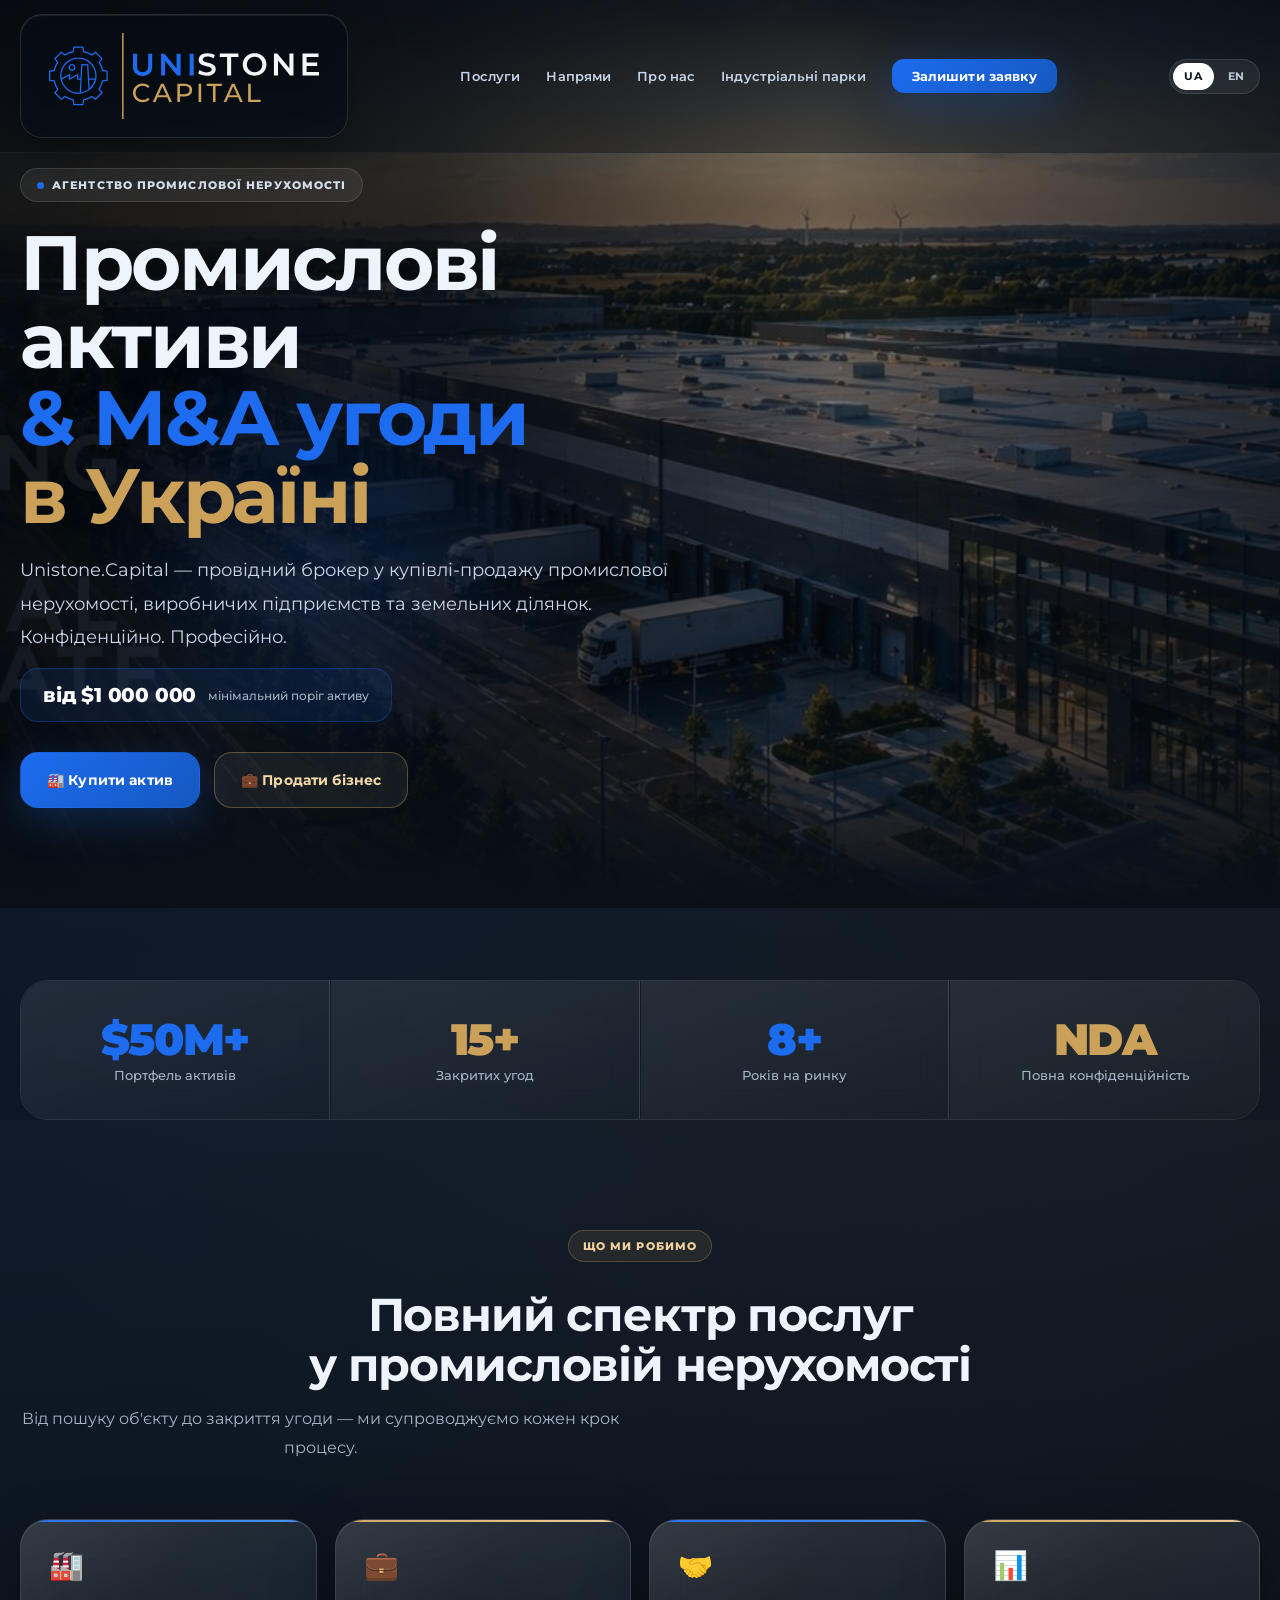
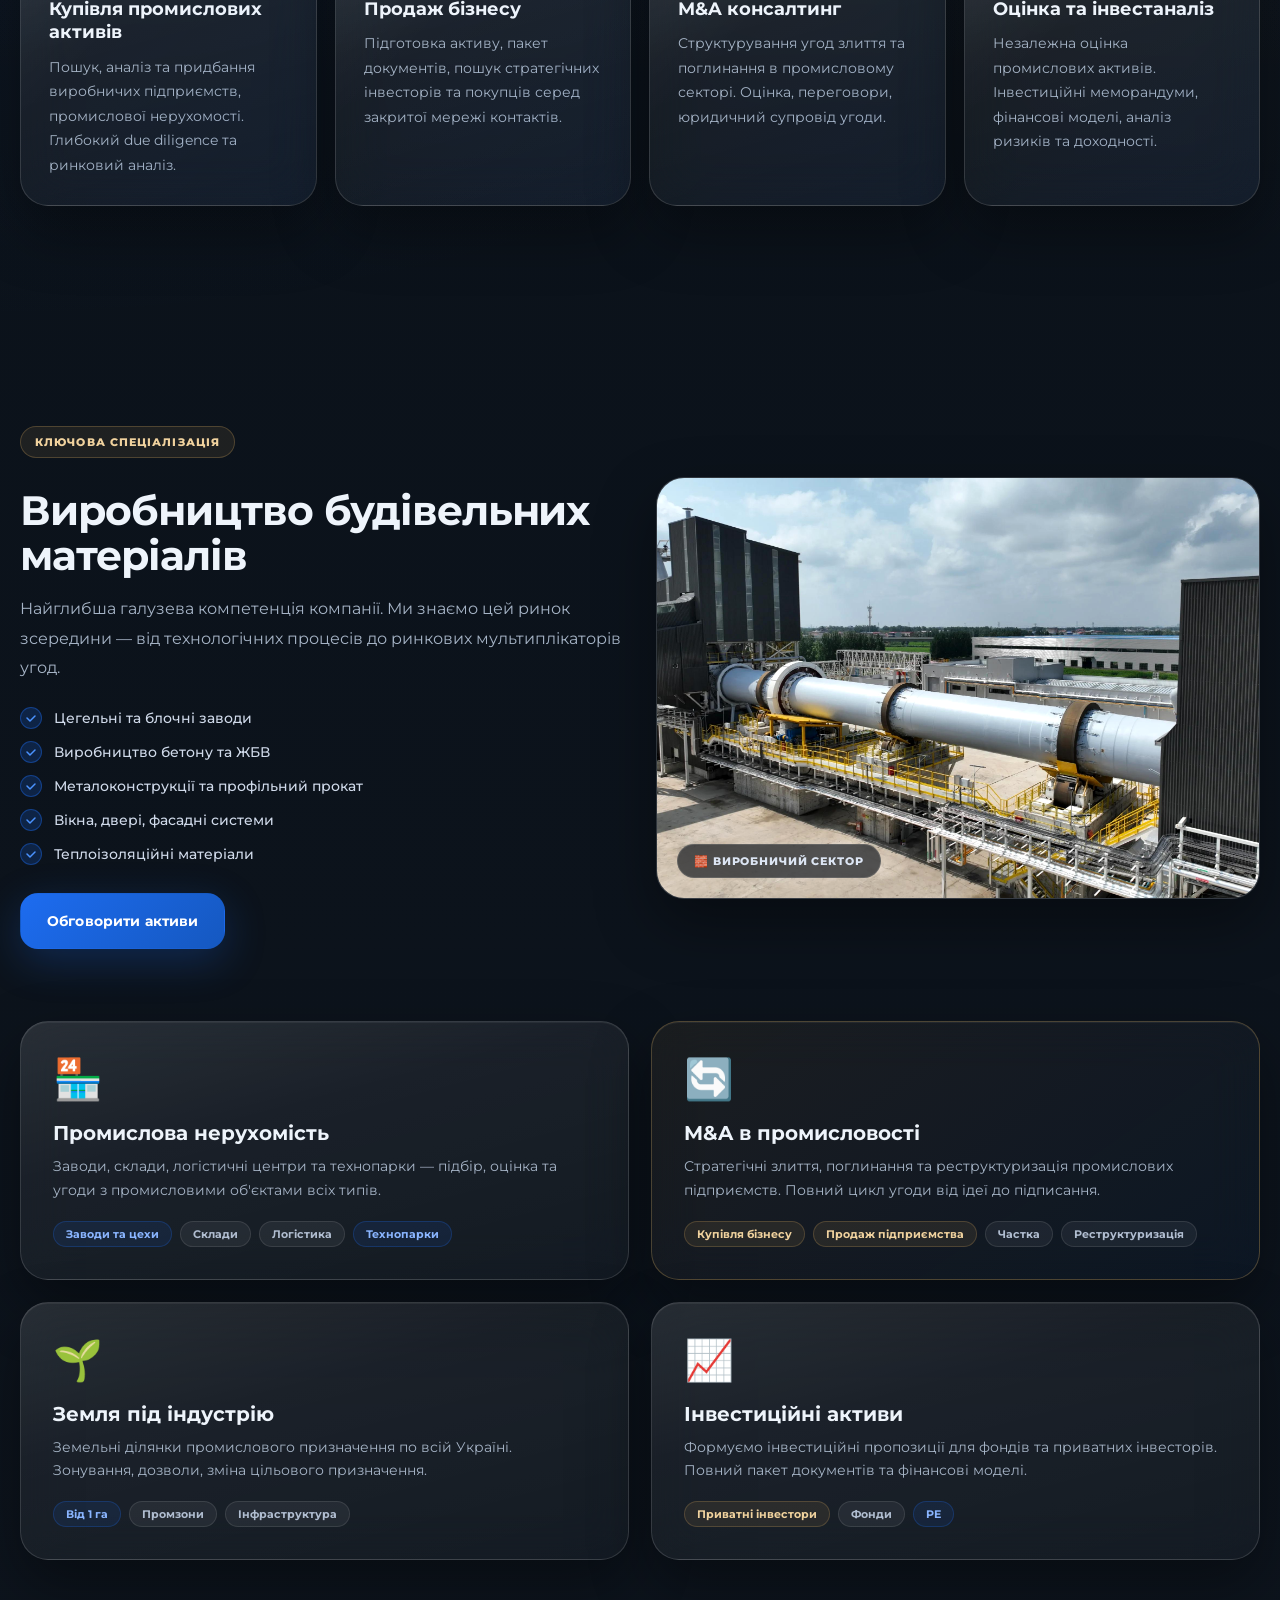
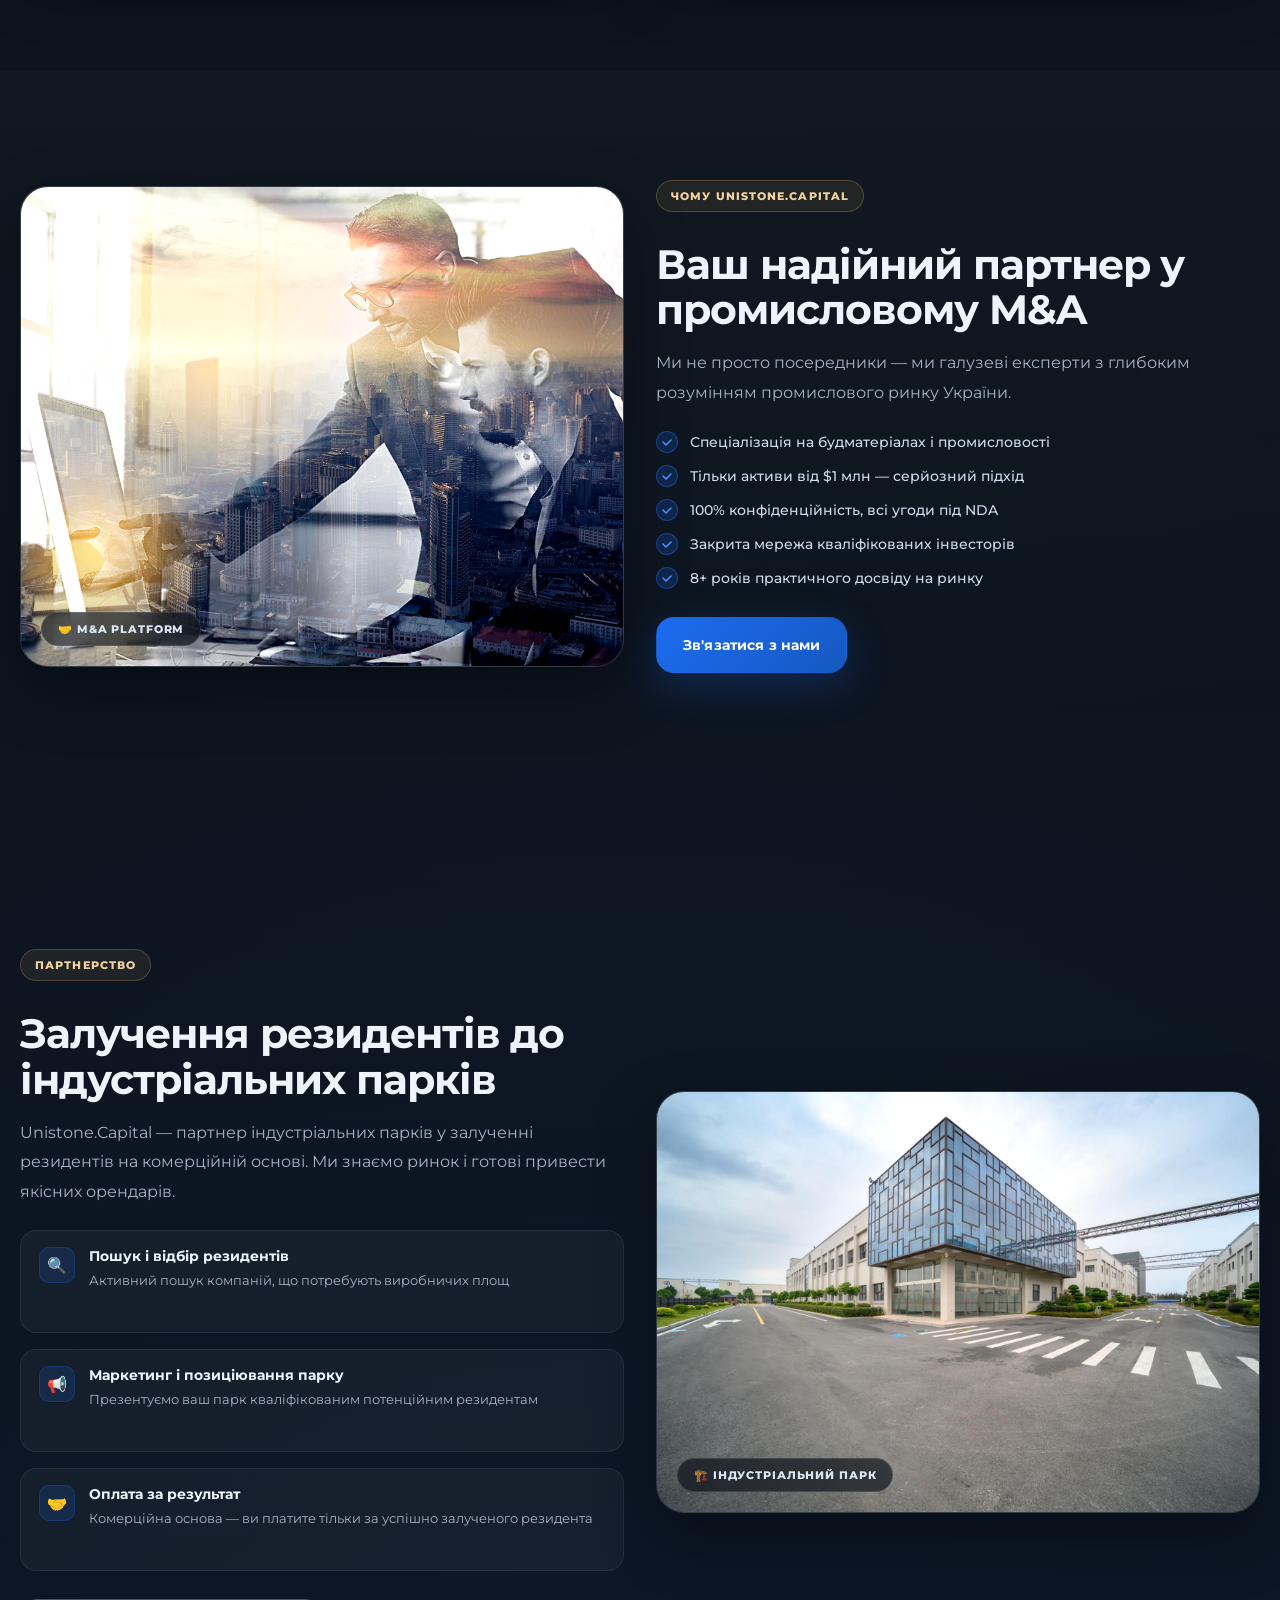
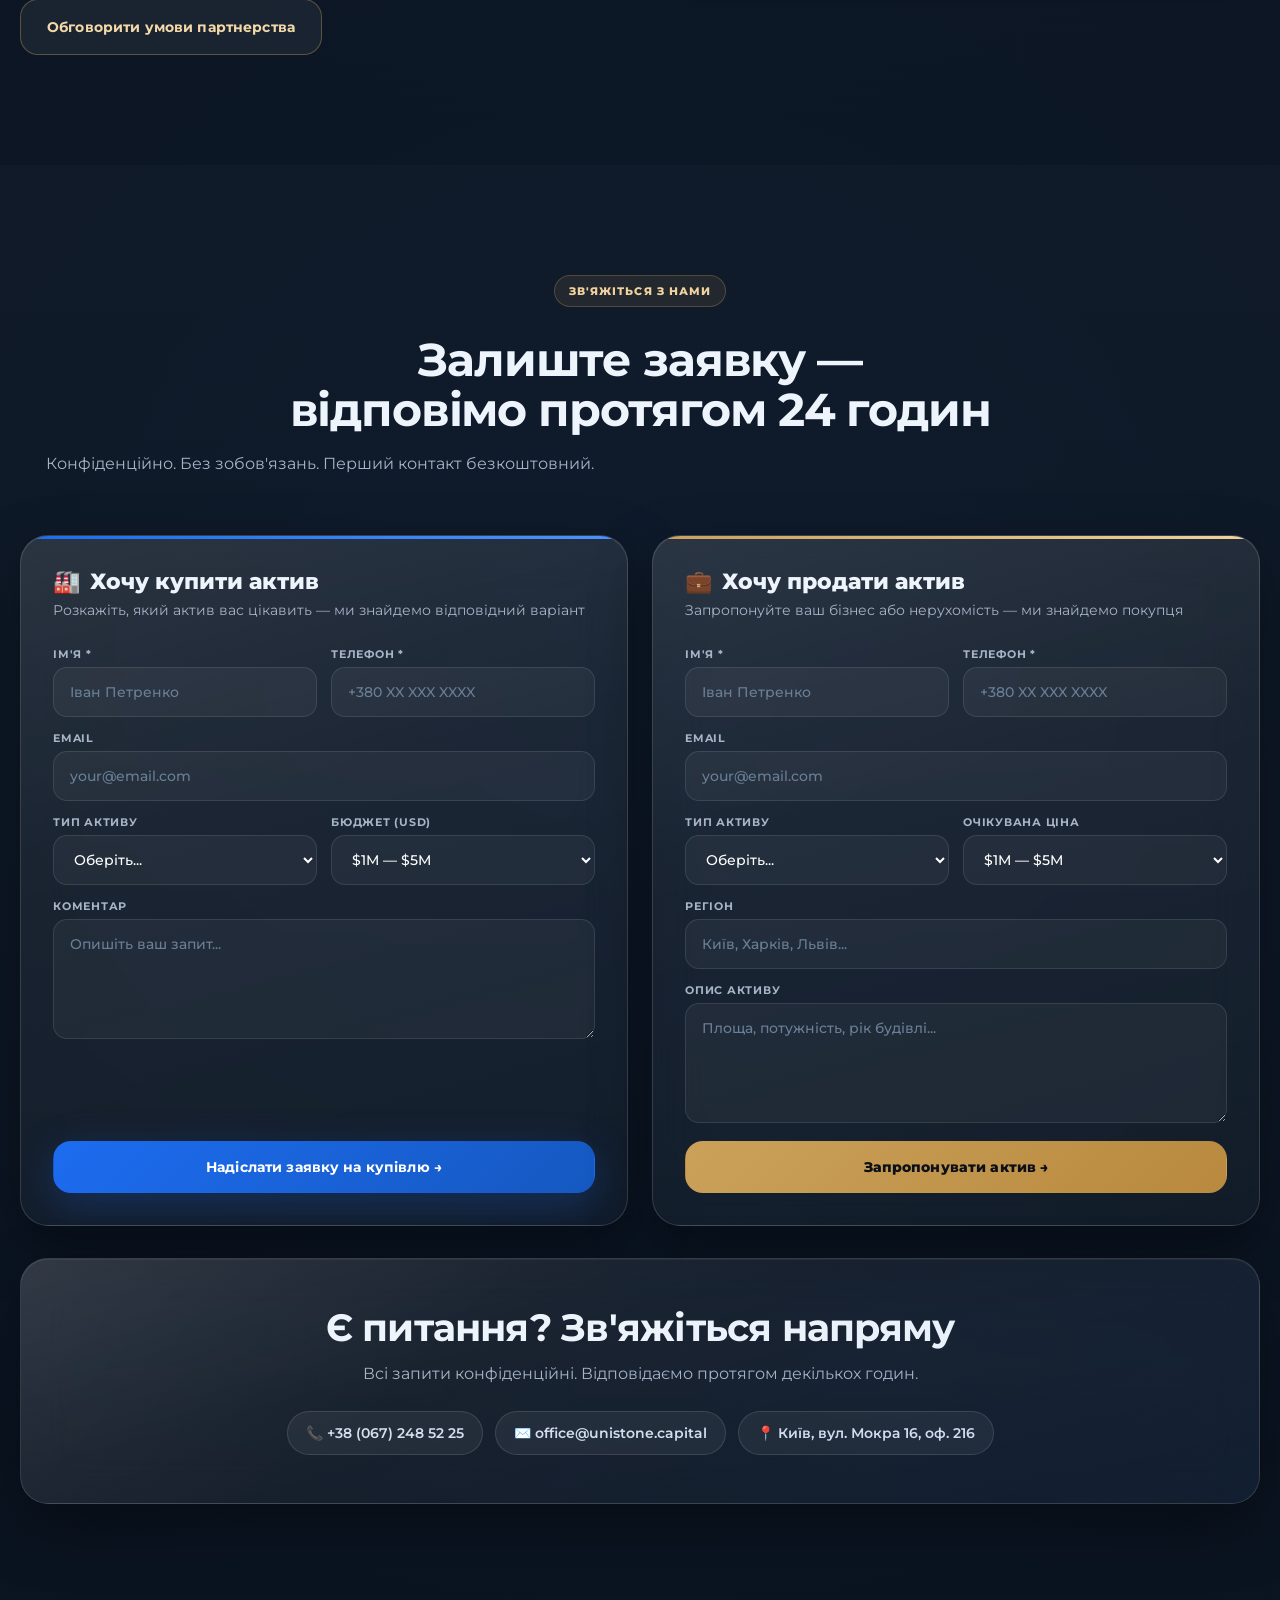
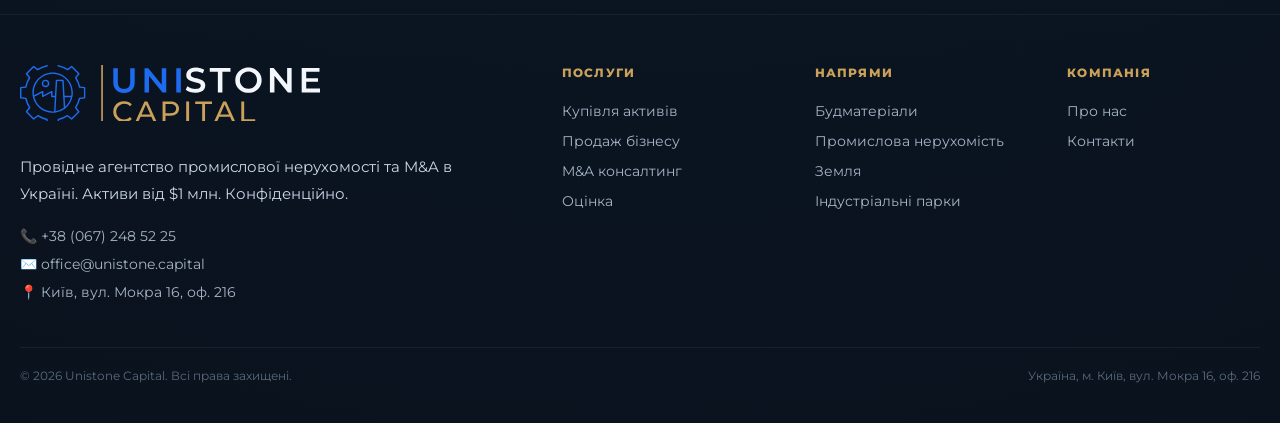
<file: index1.html>
<!DOCTYPE html>
<html lang="uk">
<head>
<meta charset="UTF-8">
<meta name="viewport" content="width=device-width, initial-scale=1.0">
<title>Unistone.Capital — Агентство промислової нерухомості</title>
<meta name="description" content="Unistone.Capital — провідне агентство промислової нерухомості та M&A в Україні. Активи від $1 млн.">
<link rel="preconnect" href="https://fonts.googleapis.com">
<link rel="preconnect" href="https://fonts.gstatic.com" crossorigin>
<link href="https://fonts.googleapis.com/css2?family=Montserrat:wght@400;500;600;700;800;900&display=swap" rel="stylesheet">
<style>
/* ─── DESIGN TOKENS ─────────────────────────────────────────── */
:root{
  --bg:#0a1118;--bg2:#0f1721;
  --text:#eef4fb;--muted:#a6b4c6;
  --blue:#1d6cf0;--blue-hi:#4b93ff;
  --gold:#cba15a;--gold-hi:#f0d29e;
  --green:#22c55e;
  --line:rgba(255,255,255,.12);
  --glass:rgba(255,255,255,.08);
  --glass-hi:rgba(255,255,255,.13);
  --radius:28px;
  --container:1320px;
  --shadow:0 24px 60px rgba(0,0,0,.38);
  --shadow-blue:0 12px 40px rgba(29,108,240,.25);
}
*{box-sizing:border-box;margin:0;padding:0}
html{scroll-behavior:smooth}
body{
  font-family:'Montserrat',sans-serif;
  color:var(--text);
  background:
    radial-gradient(circle at 0% 0%,rgba(29,108,240,.13),transparent 28%),
    radial-gradient(circle at 100% 0%,rgba(203,161,90,.09),transparent 26%),
    radial-gradient(circle at 50% 80%,rgba(29,108,240,.07),transparent 40%),
    linear-gradient(180deg,#091018 0%,#0d141d 50%,#091018 100%);
  overflow-x:hidden;
}
a{text-decoration:none;color:inherit}
img{display:block;max-width:100%}
.container{width:min(calc(100% - 40px),var(--container));margin:0 auto}

/* ─── HEADER ─── */
.site-header{
  position:fixed;top:0;left:0;right:0;z-index:50;
  background:linear-gradient(180deg,rgba(6,10,16,.68),rgba(6,10,16,.38));
  backdrop-filter:blur(18px);-webkit-backdrop-filter:blur(18px);
  border-bottom:1px solid rgba(255,255,255,.07);
  transition:background .3s;
}
.site-header.scrolled{background:rgba(7,11,18,.92)}
.header-inner{display:flex;align-items:center;justify-content:space-between;gap:18px;padding:14px 0}

/* Premium dark-theme logo container */
.brand-pill{
  display:inline-flex;align-items:center;justify-content:center;
  min-height:86px;padding:18px 28px;border-radius:22px;
  background:linear-gradient(180deg,rgba(8,13,21,.84),rgba(10,16,24,.72));
  border:1px solid rgba(255,255,255,.12);
  box-shadow:0 18px 48px rgba(0,0,0,.34), inset 0 1px 0 rgba(255,255,255,.08);
  backdrop-filter:blur(22px);-webkit-backdrop-filter:blur(22px);
  transition:transform .25s, box-shadow .25s, border-color .25s;
}
.brand-pill:hover{transform:translateY(-1px);border-color:rgba(203,161,90,.38);box-shadow:0 24px 54px rgba(0,0,0,.42), 0 0 0 1px rgba(29,108,240,.12)}
.brand-pill img{height:86px;width:auto;max-width:none;filter:drop-shadow(0 6px 20px rgba(0,0,0,.5))}

.main-nav{display:flex;gap:26px;align-items:center}
.main-nav a{font-size:13px;font-weight:600;color:#c8d5e8;letter-spacing:.01em;transition:color .2s}
.main-nav a:hover{color:#fff}
.main-nav a.cta-nav{
  padding:9px 20px;border-radius:12px;
  background:linear-gradient(135deg,var(--blue),#1558c0);
  color:#fff;font-size:13px;font-weight:700;
  box-shadow:var(--shadow-blue);transition:.25s;
}
.main-nav a.cta-nav:hover{transform:translateY(-1px);box-shadow:0 16px 40px rgba(29,108,240,.4)}

.header-actions{display:flex;align-items:center;gap:12px}
.lang-switch{
  display:flex;gap:3px;padding:3px;border-radius:999px;
  background:rgba(255,255,255,.07);border:1px solid rgba(255,255,255,.11);
}
.lang-btn{
  appearance:none;border:none;background:transparent;
  color:#bec9da;padding:8px 11px;border-radius:999px;
  cursor:pointer;font:700 11px/1 'Montserrat',sans-serif;
  letter-spacing:.06em;transition:.2s;
}
.lang-btn.active{background:#fff;color:#0b1219}

/* Burger */
.burger{display:none;background:transparent;border:none;cursor:pointer;flex-direction:column;gap:5px;padding:4px}
.burger span{width:24px;height:2px;background:#fff;display:block;border-radius:2px;transition:.3s}
.burger.open span:nth-child(1){transform:translateY(7px) rotate(45deg)}
.burger.open span:nth-child(2){opacity:0}
.burger.open span:nth-child(3){transform:translateY(-7px) rotate(-45deg)}

/* Mobile nav */
.mobile-nav{
  position:fixed;left:14px;right:14px;top:86px;
  display:none;flex-direction:column;gap:4px;padding:20px;
  border-radius:22px;background:rgba(8,12,18,.96);
  border:1px solid rgba(255,255,255,.1);box-shadow:var(--shadow);
  z-index:49;backdrop-filter:blur(20px);
}
.mobile-nav.open{display:flex}
.mobile-nav a{font-size:16px;font-weight:600;padding:12px 8px;border-bottom:1px solid rgba(255,255,255,.06);color:var(--text)}
.mobile-nav a:last-child{border-bottom:none}
.mobile-lang{display:flex;gap:8px;padding-top:12px}

/* ─── HERO ─── */
.hero{
  position:relative;min-height:100vh;
  display:flex;align-items:center;
  overflow:hidden;padding-top:88px;
}
.hero::before{
  content:'';position:absolute;inset:0;
  background:
    linear-gradient(90deg,rgba(5,10,17,.92) 0%,rgba(5,10,17,.82) 34%,rgba(5,10,17,.42) 64%,rgba(5,10,17,.74) 100%),
    linear-gradient(180deg,rgba(7,11,18,.06),rgba(7,11,18,.36)),
    url('assets/hero-photo.jpg') center center/cover no-repeat;
  transform:scale(1.03);
}
.hero::after{
  content:'';position:absolute;inset:auto 0 0 0;height:180px;
  background:linear-gradient(180deg,transparent 0%, #091018 100%);
}
.hero-illustration{display:none}
/* Gradient overlays */
.hero-overlay-left{display:none}
.hero-glow-1{
  position:absolute;left:80px;top:35%;
  width:480px;height:480px;border-radius:50%;
  background:radial-gradient(circle,rgba(29,108,240,.18),transparent 68%);
  filter:blur(40px);pointer-events:none;
}
.hero-glow-2{
  position:absolute;right:20%;top:20%;
  width:300px;height:300px;border-radius:50%;
  background:radial-gradient(circle,rgba(203,161,90,.12),transparent 68%);
  filter:blur(30px);pointer-events:none;
}

.hero-inner{position:relative;z-index:2;padding:80px 0 100px}
.hero-copy{max-width:680px}

.eyebrow{
  display:inline-flex;align-items:center;gap:8px;
  padding:9px 16px;border-radius:999px;
  font-size:11px;font-weight:800;letter-spacing:.1em;text-transform:uppercase;
  color:#dce5f3;background:rgba(255,255,255,.07);
  border:1px solid rgba(255,255,255,.12);margin-bottom:22px;
}
.eyebrow .dot{
  width:7px;height:7px;border-radius:50%;
  background:var(--blue);animation:blink 2s infinite;
}
@keyframes blink{0%,100%{opacity:1;box-shadow:0 0 0 0 rgba(29,108,240,.4)}50%{opacity:.5;box-shadow:0 0 0 6px rgba(29,108,240,0)}}

.hero h1{
  font-size:clamp(46px,6vw,90px);
  line-height:1.01;letter-spacing:-.03em;
  margin-bottom:20px;
}
.hero h1 em{font-style:normal;color:var(--blue)}
.hero h1 .gold{color:var(--gold)}

.hero-text{font-size:18px;line-height:1.85;color:#ccd6e8;max-width:580px;margin-bottom:14px}
.threshold-pill{
  display:inline-flex;align-items:center;gap:12px;
  padding:14px 22px;border-radius:18px;margin-bottom:30px;
  background:rgba(29,108,240,.1);
  border:1px solid rgba(29,108,240,.28);
}
.threshold-pill .amount{font-size:20px;font-weight:800;color:#fff;letter-spacing:-.01em}
.threshold-pill .label{font-size:12px;color:var(--muted);font-weight:500}

.hero-buttons{display:flex;gap:14px;flex-wrap:wrap}
.btn{
  display:inline-flex;align-items:center;justify-content:center;gap:8px;
  min-height:56px;padding:16px 26px;
  border-radius:18px;border:1px solid transparent;
  font-weight:700;font-size:14px;cursor:pointer;
  transition:.25s;font-family:'Montserrat',sans-serif;
  text-decoration:none;letter-spacing:.01em;
}
.btn:hover{transform:translateY(-3px) scale(1.01);box-shadow:0 18px 42px rgba(0,0,0,.24)}
.btn-primary{
  background:linear-gradient(135deg,var(--blue),#1558c0);
  color:#fff;box-shadow:var(--shadow-blue);
}
.btn-primary:hover{box-shadow:0 18px 50px rgba(29,108,240,.45)}
.btn-secondary{
  background:rgba(255,255,255,.06);
  border-color:rgba(203,161,90,.38);
  color:#f3d9a8;
}
.btn-secondary:hover{background:linear-gradient(135deg,rgba(203,161,90,.16),rgba(29,108,240,.12));border-color:rgba(203,161,90,.6)}
.btn-wide{width:100%;min-height:52px}

/* ─── GLASS CARD ─── */
.glass-card{
  background:linear-gradient(165deg,rgba(255,255,255,.12) 0%,rgba(255,255,255,.06) 38%,rgba(255,255,255,.03) 100%);
  border:1px solid rgba(255,255,255,.14);
  box-shadow:var(--shadow), inset 0 1px 0 rgba(255,255,255,.06);
  backdrop-filter:blur(24px);-webkit-backdrop-filter:blur(24px);
  border-radius:var(--radius);
}
.glass-card-hover{transition:.28s}
.glass-card-hover:hover{
  background:linear-gradient(160deg,rgba(255,255,255,.13) 0%,rgba(255,255,255,.06) 100%);
  border-color:rgba(203,161,90,.3);
  transform:translateY(-4px);
  box-shadow:0 32px 72px rgba(0,0,0,.42),0 0 0 1px rgba(203,161,90,.12);
}

/* ─── SECTION ─── */
.section{padding:110px 0}
.section-alt{
  background:linear-gradient(180deg,rgba(255,255,255,.018) 0%,rgba(255,255,255,0) 100%);
}
.section-kicker{
  display:inline-flex;align-items:center;padding:8px 14px;
  border-radius:999px;font-size:11px;font-weight:800;
  letter-spacing:.1em;text-transform:uppercase;
  color:var(--gold-hi);background:rgba(203,161,90,.1);
  border:1px solid rgba(203,161,90,.28);margin-bottom:16px;
}
.section-head{margin-bottom:56px}
.section-head h2{
  font-size:clamp(32px,3.6vw,52px);
  line-height:1.08;letter-spacing:-.025em;margin:12px 0 14px;
}
.section-head p{color:var(--muted);line-height:1.85;font-size:16px;max-width:600px}
.center{text-align:center}
.center .section-head p{margin:0 auto}

/* ─── FEATURES GRID ─── */
.feature-grid{display:grid;grid-template-columns:repeat(4,1fr);gap:18px;margin-top:56px}
.feature-card{padding:28px;position:relative;overflow:hidden}
.feature-card::before{
  content:'';position:absolute;top:0;left:0;right:0;height:2px;
  border-radius:2px 2px 0 0;
}
.feature-card.blue-top::before{background:linear-gradient(90deg,var(--blue),var(--blue-hi))}
.feature-card.gold-top::before{background:linear-gradient(90deg,var(--gold),var(--gold-hi))}
.feature-icon{font-size:28px;margin-bottom:16px;display:block}
.feature-card h3{font-size:18px;font-weight:700;margin-bottom:10px;line-height:1.3}
.feature-card p{color:var(--muted);font-size:14px;line-height:1.75}

/* ─── SPLIT GRID ─── */
.split-grid{display:grid;grid-template-columns:1fr 1fr;gap:32px;align-items:center}
.split-grid.reverse{grid-template-columns:1fr 1fr}
.copy-block h2{
  font-size:clamp(30px,3.2vw,48px);
  line-height:1.1;letter-spacing:-.025em;margin:14px 0 16px;
}
.copy-block p{color:var(--muted);line-height:1.85;font-size:16px;margin-bottom:24px}
.check-list{list-style:none;display:flex;flex-direction:column;gap:12px;margin-bottom:28px}
.check-list li{
  display:flex;align-items:center;gap:12px;
  font-size:14px;color:#d0daea;font-weight:500;
}
.check-list li::before{
  content:'';width:20px;height:20px;border-radius:50%;flex-shrink:0;
  background:rgba(29,108,240,.2);border:1px solid rgba(29,108,240,.4);
  display:flex;align-items:center;justify-content:center;
  background-image:url("data:image/svg+xml,%3Csvg xmlns='http://www.w3.org/2000/svg' viewBox='0 0 12 12'%3E%3Cpath d='M2 6l3 3 5-5' stroke='%234b93ff' stroke-width='1.5' fill='none' stroke-linecap='round' stroke-linejoin='round'/%3E%3C/svg%3E");
  background-size:12px;background-position:center;background-repeat:no-repeat;
}

/* Illustration card */
.illus-card{
  border-radius:var(--radius);overflow:hidden;position:relative;
  min-height:420px;
  background:linear-gradient(160deg,rgba(255,255,255,.07),rgba(255,255,255,.02));
  border:1px solid var(--line);box-shadow:var(--shadow);
}
.illus-card img{width:100%;height:100%;object-fit:cover;display:block}
.illus-card svg{width:100%;height:100%;display:block}
.illus-tag{
  position:absolute;left:20px;bottom:20px;
  padding:9px 16px;border-radius:999px;
  font-size:11px;font-weight:800;letter-spacing:.08em;text-transform:uppercase;
  color:#dce5f3;background:rgba(8,14,22,.65);
  border:1px solid rgba(255,255,255,.12);backdrop-filter:blur(12px);
}

/* ─── STATS STRIP ─── */
.stats-strip{
  display:grid;grid-template-columns:repeat(4,1fr);
  gap:1px;border-radius:var(--radius);overflow:hidden;
  border:1px solid var(--line);margin-top:72px;
}
.stat-cell{
  padding:36px 28px;text-align:center;
  background:linear-gradient(160deg,rgba(255,255,255,.09),rgba(255,255,255,.03));
  backdrop-filter:blur(16px);
}
.stat-cell:not(:last-child){border-right:1px solid var(--line)}
.stat-num{font-size:44px;font-weight:900;letter-spacing:-.03em;line-height:1}
.stat-num.blue{color:var(--blue)}
.stat-num.gold{color:var(--gold)}
.stat-label{font-size:13px;color:var(--muted);margin-top:6px;font-weight:500}

/* ─── SEGMENTS ─── */
.segments-grid{display:grid;grid-template-columns:repeat(2,1fr);gap:22px;margin-top:56px}
.seg-card{padding:32px;position:relative;overflow:hidden}
.seg-card.featured{
  border-color:rgba(203,161,90,.32);
  background:linear-gradient(145deg,rgba(203,161,90,.08),rgba(29,108,240,.04));
}
.seg-icon{font-size:40px;margin-bottom:18px;display:block}
.seg-card h3{font-size:20px;font-weight:700;margin-bottom:10px}
.seg-card p{font-size:14px;color:var(--muted);line-height:1.7;margin-bottom:18px}
.seg-tags{display:flex;flex-wrap:wrap;gap:8px}
.tag{
  padding:5px 12px;border-radius:999px;
  font-size:11px;font-weight:700;
  background:rgba(255,255,255,.06);border:1px solid rgba(255,255,255,.1);
  color:#b0bdd0;
}
.tag.blue{background:rgba(29,108,240,.1);border-color:rgba(29,108,240,.25);color:#8ab5ff}
.tag.gold{background:rgba(203,161,90,.1);border-color:rgba(203,161,90,.25);color:#f0d29e}

/* ─── INDUSTRIAL PARK SECTION ─── */
.ipark-grid{display:grid;grid-template-columns:1fr 1fr;gap:32px;align-items:center;margin-top:56px}
.ipark-features{display:flex;flex-direction:column;gap:16px;margin:24px 0 28px}
.ipark-feat{
  display:flex;align-items:flex-start;gap:14px;
  padding:16px 18px;border-radius:16px;
  background:rgba(255,255,255,.04);border:1px solid rgba(255,255,255,.07);
  transition:.2s;
}
.ipark-feat:hover{background:rgba(255,255,255,.07);border-color:rgba(29,108,240,.22)}
.ipark-feat-icon{
  width:36px;height:36px;border-radius:10px;flex-shrink:0;
  background:rgba(29,108,240,.15);border:1px solid rgba(29,108,240,.25);
  display:flex;align-items:center;justify-content:center;font-size:16px;
}
.ipark-feat-text h4{font-size:14px;font-weight:700;margin-bottom:3px}
.ipark-feat-text p{font-size:13px;color:var(--muted)}

/* ─── FORMS ─── */
.forms-grid{display:grid;grid-template-columns:1fr 1fr;gap:24px;align-items:stretch;margin-top:56px}
.form-card{
  display:flex;flex-direction:column;padding:32px;
  position:relative;overflow:hidden;
}
.form-card.form-buy::before{
  content:'';position:absolute;top:0;left:0;right:0;height:3px;
  background:linear-gradient(90deg,var(--blue),var(--blue-hi));
}
.form-card.form-sell::before{
  content:'';position:absolute;top:0;left:0;right:0;height:3px;
  background:linear-gradient(90deg,var(--gold),var(--gold-hi));
}
.form-head{margin-bottom:28px}
.form-head h3{font-size:22px;font-weight:800;margin-bottom:6px;display:flex;align-items:center;gap:10px}
.form-head p{color:var(--muted);font-size:14px}
.lead-form{display:flex;flex-direction:column;flex:1;gap:0}
.form-row{display:grid;grid-template-columns:1fr 1fr;gap:14px}
.form-group{margin-bottom:14px}
.form-label{display:block;font-size:11px;font-weight:700;color:var(--muted);letter-spacing:.07em;text-transform:uppercase;margin-bottom:6px}
input,textarea,select{
  width:100%;padding:14px 16px;
  border-radius:14px;
  border:1px solid rgba(255,255,255,.1);
  background:rgba(255,255,255,.045);
  color:#fff;outline:none;
  font:500 14px/1.45 'Montserrat',sans-serif;
  transition:.2s;
}
input:focus,textarea:focus,select:focus{
  border-color:rgba(29,108,240,.5);
  background:rgba(29,108,240,.06);
}
input::placeholder,textarea::placeholder{color:#6a7f96}
textarea{min-height:120px;resize:vertical}
option{color:#111}
.form-success{
  display:none;text-align:center;padding:24px;
  border-radius:14px;margin-top:12px;
  background:rgba(34,197,94,.08);border:1px solid rgba(34,197,94,.25);
  color:#a8f0bf;font-weight:600;font-size:14px;
}

/* ─── CONTACT ─── */
.cta-box{padding:48px;text-align:center}
.cta-box h2{font-size:clamp(28px,3vw,44px);line-height:1.1;letter-spacing:-.02em;margin-bottom:14px}
.cta-box p{color:var(--muted);font-size:16px;margin-bottom:28px}
.contact-chips{display:flex;justify-content:center;flex-wrap:wrap;gap:12px;margin-top:24px}
.chip{
  padding:12px 18px;border-radius:999px;
  background:rgba(255,255,255,.06);
  border:1px solid rgba(255,255,255,.12);
  color:#d5dff0;font-size:14px;font-weight:600;
  display:flex;align-items:center;gap:8px;
  transition:.2s;
}
.chip:hover{background:rgba(255,255,255,.1);border-color:rgba(255,255,255,.2)}

/* ─── FOOTER ─── */
.site-footer{padding:28px 0 40px;border-top:1px solid rgba(255,255,255,.06)}
.footer-inner{display:grid;grid-template-columns:3fr 1fr 1fr 1fr;gap:40px}
.footer-brand img{height:40px;margin-bottom:14px}
.footer-desc{font-size:13px;color:var(--muted);line-height:1.75;margin-bottom:18px}
.footer-contact a{display:flex;align-items:center;gap:8px;font-size:13px;color:var(--muted);margin-bottom:7px;transition:color .2s}
.footer-contact a:hover{color:var(--gold)}
.footer-col h5{font-size:11px;font-weight:800;letter-spacing:.1em;text-transform:uppercase;color:var(--gold);margin-bottom:14px}
.footer-col ul{list-style:none}
.footer-col ul li a{font-size:13px;color:var(--muted);display:block;padding:4px 0;transition:color .2s}
.footer-col ul li a:hover{color:var(--text)}
.footer-bottom{margin-top:36px;padding-top:20px;border-top:1px solid rgba(255,255,255,.06);display:flex;justify-content:space-between;flex-wrap:wrap;gap:10px}
.footer-bottom p{font-size:12px;color:#5a6b7e}

/* ─── TOAST ─── */
.toast{
  position:fixed;right:18px;bottom:18px;z-index:60;
  min-width:280px;max-width:400px;
  padding:16px 20px;border-radius:18px;
  background:rgba(8,14,22,.95);border:1px solid rgba(255,255,255,.12);
  box-shadow:var(--shadow);opacity:0;transform:translateY(14px);
  pointer-events:none;transition:.28s;display:flex;align-items:center;gap:10px;
  font-size:14px;font-weight:600;
}
.toast.show{opacity:1;transform:translateY(0)}

/* ─── REVEAL ANIMATIONS ─── */
.reveal{opacity:0;transform:translateY(28px);transition:opacity .7s cubic-bezier(.16,1,.3,1),transform .7s cubic-bezier(.16,1,.3,1)}
.reveal.in{opacity:1;transform:translateY(0)}

/* ─── RESPONSIVE ─── */
@media(max-width:1180px){
  .feature-grid{grid-template-columns:repeat(2,1fr)}
  .footer-inner{grid-template-columns:1fr 1fr}
  .hero-illustration{width:62%;opacity:.7}
}
@media(max-width:900px){
  .main-nav,.header-actions .lang-switch{display:none}
  .burger{display:flex}
  .hero-illustration{display:none}
  .hero-overlay-left{display:none}
  .hero{padding-top:80px}
  .hero h1{font-size:clamp(38px,10vw,64px)}
  .hero-text{font-size:16px}
  .split-grid,.split-grid.reverse,.ipark-grid,.forms-grid,.segments-grid{grid-template-columns:1fr}
  .stats-strip{grid-template-columns:repeat(2,1fr)}
  .stats-strip .stat-cell:nth-child(2){border-right:none}
  .section{padding:72px 0}
  .feature-grid{grid-template-columns:1fr 1fr}
  .footer-inner{grid-template-columns:1fr}
}
@media(max-width:600px){
  .feature-grid{grid-template-columns:1fr}
  .form-row{grid-template-columns:1fr}
  .stats-strip{grid-template-columns:1fr}
  .stats-strip .stat-cell{border-right:none!important}
  .hero-buttons{flex-direction:column}
  .hero-buttons .btn{justify-content:center}
  .cta-box{padding:28px 20px}
}

.hero-copy{max-width:760px}
.hero h1{text-shadow:0 14px 40px rgba(0,0,0,.35)}
.hero-text{max-width:660px}
.section, .section-alt{position:relative}
.form-card, .feature-card, .illus-card, .cta-box{position:relative;overflow:hidden}
.form-card::before, .feature-card::after, .cta-box::before{
  content:'';position:absolute;inset:0;
  background:linear-gradient(135deg,rgba(255,255,255,.05),transparent 35%,rgba(29,108,240,.05) 100%);
  pointer-events:none;
}
input, select, textarea{transition:border-color .2s, box-shadow .2s, background .2s;}
input:focus, select:focus, textarea:focus{box-shadow:0 0 0 4px rgba(29,108,240,.14);background:rgba(255,255,255,.09)!important;}
.illus-card img{filter:saturate(1.02) contrast(1.03)}
@media (max-width: 1024px){
  .brand-pill img{height:42px}
  .hero::before{background:linear-gradient(180deg,rgba(5,10,17,.78) 0%,rgba(5,10,17,.76) 42%,rgba(5,10,17,.86) 100%),url('assets/hero-photo.jpg') center center/cover no-repeat;}
}
@media (max-width: 767px){
  .container{width:min(calc(100% - 26px),var(--container))}
  .brand-pill{min-height:58px;padding:10px 14px;border-radius:16px}
  .brand-pill img{height:46px}
  .hero{min-height:92vh;padding-top:78px}
  .hero-inner{padding:58px 0 70px}
  .hero h1{font-size:clamp(34px,10vw,52px)}
  .hero-text{font-size:15px;line-height:1.7}
  .hero-buttons{gap:10px}
  .btn{min-height:50px;padding:14px 18px;font-size:13px;border-radius:16px}
  .threshold-pill{padding:12px 16px;gap:10px}
  .section{padding:84px 0}
  .illus-card{min-height:300px}
}

/* ─── PREMIUM FOOTER FIX ─── */

.footer-inner{
  grid-template-columns: 2.5fr 1fr 1fr 1fr;
  gap: 60px;
}

/* Бренд блок */
.footer-brand{
  max-width: 520px;
}

/* Логотип */
.footer-brand .brand-pill{
  padding: 16px 24px !important;
  min-height: 72px;
}

.footer-brand img{
  height: 56px !important;
}

/* Текст */
.footer-desc{
  font-size: 15px;
  line-height: 1.8;
  color: #cbd6e8;
  margin-bottom: 20px;
}

/* Контакты */
.footer-contact a{
  font-size: 14px;
  margin-bottom: 10px;
}

/* Колонки справа */
.footer-col h5{
  font-size: 12px;
  margin-bottom: 16px;
}

.footer-col ul li a{
  font-size: 14px;
  padding: 6px 0;
}

/* Немного "воздуха" */
.site-footer{
  padding-top: 50px;
}

.footer-logo{
  display: flex;
  align-items: center;
  justify-content: flex-start;
  margin-bottom: 18px;
}

.footer-logo img{
  width: 300px;      /* фиксированная ширина */
  height: auto;
  object-fit: cover;
}

</style>
</head>
<body>

<!-- ─── TOAST ─── -->
<div class="toast" id="toast">✓ <span id="toast-text">Заявку надіслано!</span></div>

<!-- ─── HEADER ─── -->
<header class="site-header" id="hdr">
  <div class="container">
    <div class="header-inner">
      <a href="#" class="brand-pill">
        <img src="assets/logo-dark.svg" alt="Unistone.Capital" id="logo-img">
      </a>
      <nav class="main-nav">
        <a href="#services" data-uk="Послуги" data-en="Services">Послуги</a>
        <a href="#segments" data-uk="Напрями" data-en="Sectors">Напрями</a>
        <a href="#about" data-uk="Про нас" data-en="About">Про нас</a>
        <a href="#iparks" data-uk="Індустріальні парки" data-en="Industrial Parks">Індустріальні парки</a>
        <a href="#contact" class="cta-nav" data-uk="Залишити заявку" data-en="Submit Request">Залишити заявку</a>
      </nav>
      <div class="header-actions">
        <div class="lang-switch">
          <button class="lang-btn active" onclick="setLang('uk')">UA</button>
          <button class="lang-btn" onclick="setLang('en')">EN</button>
        </div>
        <button class="burger" id="burger" aria-label="Menu" onclick="toggleMob()">
          <span></span><span></span><span></span>
        </button>
      </div>
    </div>
  </div>
</header>

<!-- MOBILE NAV -->
<nav class="mobile-nav" id="mob-nav">
  <a href="#services" onclick="toggleMob()" data-uk="Послуги" data-en="Services">Послуги</a>
  <a href="#segments" onclick="toggleMob()" data-uk="Напрями" data-en="Sectors">Напрями</a>
  <a href="#about" onclick="toggleMob()" data-uk="Про нас" data-en="About">Про нас</a>
  <a href="#iparks" onclick="toggleMob()" data-uk="Індустріальні парки" data-en="Industrial Parks">Індустріальні парки</a>
  <a href="#contact" onclick="toggleMob()" data-uk="Залишити заявку" data-en="Submit Request" style="color:var(--gold)">Залишити заявку</a>
  <div class="mobile-lang">
    <button class="lang-btn active" onclick="setLang('uk')">UA</button>
    <button class="lang-btn" onclick="setLang('en')">EN</button>
  </div>
</nav>

<!-- ─── HERO ─── -->
<section class="hero" id="hero">
  <!-- Illustration - fills right side -->
  <div class="hero-illustration">
    <img src="assets/hero-illustration.svg" alt="Industrial Complex">
  </div>
  <div class="hero-overlay-left"></div>
  <div class="hero-glow-1"></div>
  <div class="hero-glow-2"></div>

  <div class="container">
    <div class="hero-inner">
      <div class="hero-copy reveal">
        <div class="eyebrow">
          <span class="dot"></span>
          <span data-uk="Агентство промислової нерухомості" data-en="Industrial Real Estate Agency">Агентство промислової нерухомості</span>
        </div>
        <h1>
          <span data-uk="Промислові активи" data-en="Industrial Assets">Промислові активи</span><br>
          <em data-uk="& M&A угоди" data-en="& M&A Deals">& M&A угоди</em><br>
          <span class="gold" data-uk="в Україні" data-en="in Ukraine">в Україні</span>
        </h1>
        <p class="hero-text" data-uk="Unistone.Capital — провідний брокер у купівлі-продажу промислової нерухомості, виробничих підприємств та земельних ділянок. Конфіденційно. Професійно." data-en="Unistone.Capital — leading broker in industrial real estate transactions, manufacturing businesses, and industrial land in Ukraine. Confidential. Professional.">
          Unistone.Capital — провідний брокер у купівлі-продажу промислової нерухомості, виробничих підприємств та земельних ділянок. Конфіденційно. Професійно.
        </p>
        <div class="threshold-pill">
          <div class="amount">від $1 000 000</div>
          <div class="label" data-uk="мінімальний поріг активу" data-en="minimum asset threshold">мінімальний поріг активу</div>
        </div>
        <div class="hero-buttons">
          <a href="#contact" class="btn btn-primary" data-uk="🏭 Купити актив" data-en="🏭 Buy an Asset">🏭 Купити актив</a>
          <a href="#contact" class="btn btn-secondary" data-uk="💼 Продати бізнес" data-en="💼 Sell a Business">💼 Продати бізнес</a>
        </div>
      </div>
    </div>
  </div>
</section>

<!-- ─── STATS STRIP ─── -->
<div class="container">
  <div class="stats-strip reveal">
    <div class="stat-cell">
      <div class="stat-num blue">$50M+</div>
      <div class="stat-label" data-uk="Портфель активів" data-en="Asset Portfolio">Портфель активів</div>
    </div>
    <div class="stat-cell">
      <div class="stat-num gold">15+</div>
      <div class="stat-label" data-uk="Закритих угод" data-en="Deals Closed">Закритих угод</div>
    </div>
    <div class="stat-cell">
      <div class="stat-num blue">8+</div>
      <div class="stat-label" data-uk="Років на ринку" data-en="Years on Market">Років на ринку</div>
    </div>
    <div class="stat-cell">
      <div class="stat-num gold">NDA</div>
      <div class="stat-label" data-uk="Повна конфіденційність" data-en="Full Confidentiality">Повна конфіденційність</div>
    </div>
  </div>
</div>

<!-- ─── SERVICES ─── -->
<section class="section section-alt" id="services">
  <div class="container">
    <div class="section-head center reveal">
      <div class="section-kicker" data-uk="Що ми робимо" data-en="What We Do">Що ми робимо</div>
      <h2 data-uk="Повний спектр послуг у промисловій нерухомості" data-en="Full Spectrum of Industrial Real Estate Services">Повний спектр послуг<br>у промисловій нерухомості</h2>
      <p data-uk="Від пошуку об'єкту до закриття угоди — ми супроводжуємо кожен крок процесу." data-en="From property search to deal closing — we support every step of the process.">Від пошуку об'єкту до закриття угоди — ми супроводжуємо кожен крок процесу.</p>
    </div>
    <div class="feature-grid">
      <div class="glass-card glass-card-hover feature-card blue-top reveal">
        <span class="feature-icon">🏭</span>
        <h3 data-uk="Купівля промислових активів" data-en="Industrial Asset Acquisition">Купівля промислових активів</h3>
        <p data-uk="Пошук, аналіз та придбання виробничих підприємств, промислової нерухомості. Глибокий due diligence та ринковий аналіз." data-en="Search, analysis and acquisition of manufacturing enterprises and industrial real estate. Deep due diligence and market analysis.">Пошук, аналіз та придбання виробничих підприємств, промислової нерухомості. Глибокий due diligence та ринковий аналіз.</p>
      </div>
      <div class="glass-card glass-card-hover feature-card gold-top reveal">
        <span class="feature-icon">💼</span>
        <h3 data-uk="Продаж бізнесу" data-en="Business Sales">Продаж бізнесу</h3>
        <p data-uk="Підготовка активу, пакет документів, пошук стратегічних інвесторів та покупців серед закритої мережі контактів." data-en="Asset preparation, documentation package, finding strategic investors and buyers within the closed contact network.">Підготовка активу, пакет документів, пошук стратегічних інвесторів та покупців серед закритої мережі контактів.</p>
      </div>
      <div class="glass-card glass-card-hover feature-card blue-top reveal">
        <span class="feature-icon">🤝</span>
        <h3 data-uk="M&A консалтинг" data-en="M&A Consulting">M&A консалтинг</h3>
        <p data-uk="Структурування угод злиття та поглинання в промисловому секторі. Оцінка, переговори, юридичний супровід угоди." data-en="Structuring merger and acquisition transactions in the industrial sector. Valuation, negotiations, and legal support.">Структурування угод злиття та поглинання в промисловому секторі. Оцінка, переговори, юридичний супровід угоди.</p>
      </div>
      <div class="glass-card glass-card-hover feature-card gold-top reveal">
        <span class="feature-icon">📊</span>
        <h3 data-uk="Оцінка та інвестаналіз" data-en="Valuation & Analysis">Оцінка та інвестаналіз</h3>
        <p data-uk="Незалежна оцінка промислових активів. Інвестиційні меморандуми, фінансові моделі, аналіз ризиків та доходності." data-en="Independent valuation of industrial assets. Investment memoranda, financial models, risk and yield analysis.">Незалежна оцінка промислових активів. Інвестиційні меморандуми, фінансові моделі, аналіз ризиків та доходності.</p>
      </div>
    </div>
  </div>
</section>

<!-- ─── BUILDING MATERIALS (with illustration) ─── -->
<section class="section" id="segments">
  <div class="container">
    <div class="split-grid">
      <div class="copy-block reveal">
        <div class="section-kicker" data-uk="Ключова спеціалізація" data-en="Core Specialization">Ключова спеціалізація</div>
        <h2 data-uk="Виробництво будівельних матеріалів" data-en="Building Materials Production">Виробництво будівельних матеріалів</h2>
        <p data-uk="Найглибша галузева компетенція компанії. Ми знаємо цей ринок зсередини — від технологічних процесів до ринкових мультиплікаторів угод." data-en="The company's deepest industry competence. We know this market from the inside — from production processes to market deal multiples.">Найглибша галузева компетенція компанії. Ми знаємо цей ринок зсередини — від технологічних процесів до ринкових мультиплікаторів угод.</p>
        <ul class="check-list">
          <li data-uk="Цегельні та блочні заводи" data-en="Brick and block factories">Цегельні та блочні заводи</li>
          <li data-uk="Виробництво бетону та ЖБВ" data-en="Concrete and precast production">Виробництво бетону та ЖБВ</li>
          <li data-uk="Металоконструкції та профільний прокат" data-en="Metal structures and profiles">Металоконструкції та профільний прокат</li>
          <li data-uk="Вікна, двері, фасадні системи" data-en="Windows, doors, facade systems">Вікна, двері, фасадні системи</li>
          <li data-uk="Теплоізоляційні матеріали" data-en="Thermal insulation materials">Теплоізоляційні матеріали</li>
        </ul>
        <a href="#contact" class="btn btn-primary" data-uk="Обговорити активи" data-en="Discuss Assets">Обговорити активи</a>
      </div>
      <div class="illus-card reveal">
        <img src="assets/build-materials.jpg" alt="Building Materials Production" style="min-height:420px;object-fit:cover">
        <div class="illus-tag" data-uk="🧱 Виробничий сектор" data-en="🧱 Manufacturing Sector">🧱 Виробничий сектор</div>
      </div>
    </div>

    <!-- More segments grid -->
    <div class="segments-grid" style="margin-top:72px">
      <div class="glass-card glass-card-hover seg-card reveal">
        <span class="seg-icon">🏪</span>
        <h3 data-uk="Промислова нерухомість" data-en="Industrial Real Estate">Промислова нерухомість</h3>
        <p data-uk="Заводи, склади, логістичні центри та технопарки — підбір, оцінка та угоди з промисловими об'єктами всіх типів." data-en="Plants, warehouses, logistics centers and tech parks — selection, valuation and deals with all types of industrial properties.">Заводи, склади, логістичні центри та технопарки — підбір, оцінка та угоди з промисловими об'єктами всіх типів.</p>
        <div class="seg-tags">
          <span class="tag blue" data-uk="Заводи та цехи" data-en="Plants & Workshops">Заводи та цехи</span>
          <span class="tag" data-uk="Склади" data-en="Warehouses">Склади</span>
          <span class="tag" data-uk="Логістика" data-en="Logistics">Логістика</span>
          <span class="tag blue" data-uk="Технопарки" data-en="Technoparks">Технопарки</span>
        </div>
      </div>
      <div class="glass-card glass-card-hover seg-card featured reveal">
        <span class="seg-icon">🔄</span>
        <h3 data-uk="M&A в промисловості" data-en="Industrial M&A">M&A в промисловості</h3>
        <p data-uk="Стратегічні злиття, поглинання та реструктуризація промислових підприємств. Повний цикл угоди від ідеї до підписання." data-en="Strategic mergers, acquisitions and restructuring of industrial enterprises. Full deal cycle from idea to signing.">Стратегічні злиття, поглинання та реструктуризація промислових підприємств. Повний цикл угоди від ідеї до підписання.</p>
        <div class="seg-tags">
          <span class="tag gold" data-uk="Купівля бізнесу" data-en="Business Acquisition">Купівля бізнесу</span>
          <span class="tag gold" data-uk="Продаж підприємства" data-en="Enterprise Sale">Продаж підприємства</span>
          <span class="tag" data-uk="Частка" data-en="Equity">Частка</span>
          <span class="tag" data-uk="Реструктуризація" data-en="Restructuring">Реструктуризація</span>
        </div>
      </div>
      <div class="glass-card glass-card-hover seg-card reveal">
        <span class="seg-icon">🌱</span>
        <h3 data-uk="Земля під індустрію" data-en="Industrial Land">Земля під індустрію</h3>
        <p data-uk="Земельні ділянки промислового призначення по всій Україні. Зонування, дозволи, зміна цільового призначення." data-en="Industrial land plots across Ukraine. Zoning, permits, and change of purpose for your projects.">Земельні ділянки промислового призначення по всій Україні. Зонування, дозволи, зміна цільового призначення.</p>
        <div class="seg-tags">
          <span class="tag blue" data-uk="Від 1 га" data-en="From 1 ha">Від 1 га</span>
          <span class="tag" data-uk="Промзони" data-en="Industrial Zones">Промзони</span>
          <span class="tag" data-uk="Інфраструктура" data-en="Infrastructure">Інфраструктура</span>
        </div>
      </div>
      <div class="glass-card glass-card-hover seg-card reveal">
        <span class="seg-icon">📈</span>
        <h3 data-uk="Інвестиційні активи" data-en="Investment Assets">Інвестиційні активи</h3>
        <p data-uk="Формуємо інвестиційні пропозиції для фондів та приватних інвесторів. Повний пакет документів та фінансові моделі." data-en="We form investment proposals for funds and private investors. Full documentation package and financial models.">Формуємо інвестиційні пропозиції для фондів та приватних інвесторів. Повний пакет документів та фінансові моделі.</p>
        <div class="seg-tags">
          <span class="tag gold" data-uk="Приватні інвестори" data-en="Private Investors">Приватні інвестори</span>
          <span class="tag" data-uk="Фонди" data-en="Funds">Фонди</span>
          <span class="tag blue" data-uk="PE" data-en="PE">PE</span>
        </div>
      </div>
    </div>
  </div>
</section>

<!-- ─── WHY US (with M&A illustration) ─── -->
<section class="section section-alt" id="about">
  <div class="container">
    <div class="split-grid reverse">
      <div class="illus-card reveal" style="order:1">
        <img src="assets/segment-office.jpg" alt="M&A Deal Process" style="min-height:400px;object-fit:cover">
        <div class="illus-tag" data-uk="🤝 M&A Platform" data-en="🤝 M&A Platform">🤝 M&A Platform</div>
      </div>
      <div class="copy-block reveal" style="order:2">
        <div class="section-kicker" data-uk="Чому Unistone.Capital" data-en="Why Unistone.Capital">Чому Unistone.Capital</div>
        <h2 data-uk="Ваш надійний партнер у промисловому M&A" data-en="Your Trusted Industrial M&A Partner">Ваш надійний партнер у промисловому M&A</h2>
        <p data-uk="Ми не просто посередники — ми галузеві експерти з глибоким розумінням промислового ринку України." data-en="We are not just intermediaries — we are industry experts with a deep understanding of Ukraine's industrial market.">Ми не просто посередники — ми галузеві експерти з глибоким розумінням промислового ринку України.</p>
        <ul class="check-list">
          <li data-uk="Спеціалізація на будматеріалах і промисловості" data-en="Specialization in building materials & industry">Спеціалізація на будматеріалах і промисловості</li>
          <li data-uk="Тільки активи від $1 млн — серйозний підхід" data-en="Only assets from $1M — serious approach">Тільки активи від $1 млн — серйозний підхід</li>
          <li data-uk="100% конфіденційність, всі угоди під NDA" data-en="100% confidentiality, all deals under NDA">100% конфіденційність, всі угоди під NDA</li>
          <li data-uk="Закрита мережа кваліфікованих інвесторів" data-en="Closed network of qualified investors">Закрита мережа кваліфікованих інвесторів</li>
          <li data-uk="8+ років практичного досвіду на ринку" data-en="8+ years of practical market experience">8+ років практичного досвіду на ринку</li>
        </ul>
        <a href="#contact" class="btn btn-primary" data-uk="Зв'язатися з нами" data-en="Contact Us">Зв'язатися з нами</a>
      </div>
    </div>
  </div>
</section>

<!-- ─── INDUSTRIAL PARKS ─── -->
<section class="section" id="iparks">
  <div class="container">
    <div class="ipark-grid">
      <div class="copy-block reveal">
        <div class="section-kicker" data-uk="Партнерство" data-en="Partnership">Партнерство</div>
        <h2 data-uk="Залучення резидентів до індустріальних парків" data-en="Attracting Residents to Industrial Parks">Залучення резидентів до індустріальних парків</h2>
        <p data-uk="Unistone.Capital — партнер індустріальних парків у залученні резидентів на комерційній основі. Ми знаємо ринок і готові привести якісних орендарів." data-en="Unistone.Capital partners with industrial parks to attract residents on a commercial basis. We know the market and are ready to bring quality tenants.">Unistone.Capital — партнер індустріальних парків у залученні резидентів на комерційній основі. Ми знаємо ринок і готові привести якісних орендарів.</p>
        <div class="ipark-features">
          <div class="ipark-feat">
            <div class="ipark-feat-icon">🔍</div>
            <div class="ipark-feat-text">
              <h4 data-uk="Пошук і відбір резидентів" data-en="Search & Selection of Residents">Пошук і відбір резидентів</h4>
              <p data-uk="Активний пошук компаній, що потребують виробничих площ" data-en="Active search for companies needing production space">Активний пошук компаній, що потребують виробничих площ</p>
            </div>
          </div>
          <div class="ipark-feat">
            <div class="ipark-feat-icon">📢</div>
            <div class="ipark-feat-text">
              <h4 data-uk="Маркетинг і позиціювання парку" data-en="Park Marketing & Positioning">Маркетинг і позиціювання парку</h4>
              <p data-uk="Презентуємо ваш парк кваліфікованим потенційним резидентам" data-en="We present your park to qualified potential residents">Презентуємо ваш парк кваліфікованим потенційним резидентам</p>
            </div>
          </div>
          <div class="ipark-feat">
            <div class="ipark-feat-icon">🤝</div>
            <div class="ipark-feat-text">
              <h4 data-uk="Оплата за результат" data-en="Payment for Results">Оплата за результат</h4>
              <p data-uk="Комерційна основа — ви платите тільки за успішно залученого резидента" data-en="Commercial basis — you pay only for a successfully attracted resident">Комерційна основа — ви платите тільки за успішно залученого резидента</p>
            </div>
          </div>
        </div>
        <a href="#contact" class="btn btn-secondary" data-uk="Обговорити умови партнерства" data-en="Discuss Partnership Terms">Обговорити умови партнерства</a>
      </div>
      <div class="illus-card reveal">
        <img src="assets/segment-warehouse.jpg" alt="Industrial Park" style="min-height:420px;object-fit:cover">
        <div class="illus-tag" data-uk="🏗️ Індустріальний парк" data-en="🏗️ Industrial Park">🏗️ Індустріальний парк</div>
      </div>
    </div>
  </div>
</section>

<!-- ─── CONTACT / FORMS ─── -->
<section class="section section-alt" id="contact">
  <div class="container">
    <div class="section-head center reveal">
      <div class="section-kicker" data-uk="Зв'яжіться з нами" data-en="Get in Touch">Зв'яжіться з нами</div>
      <h2 data-uk="Залиште заявку — відповімо протягом 24 годин" data-en="Submit a Request — We'll Respond Within 24 Hours">Залиште заявку —<br>відповімо протягом 24 годин</h2>
      <p data-uk="Конфіденційно. Без зобов'язань. Перший контакт безкоштовний." data-en="Confidential. Without obligations. First contact is free.">Конфіденційно. Без зобов'язань. Перший контакт безкоштовний.</p>
    </div>
    <div class="forms-grid">
      <!-- BUY -->
      <div class="glass-card form-card form-buy reveal">
        <div class="form-head">
          <h3>🏭 <span data-uk="Хочу купити актив" data-en="I Want to Buy an Asset">Хочу купити актив</span></h3>
          <p data-uk="Розкажіть, який актив вас цікавить — ми знайдемо відповідний варіант" data-en="Tell us what asset interests you — we'll find the right option">Розкажіть, який актив вас цікавить — ми знайдемо відповідний варіант</p>
        </div>
        <form class="lead-form" id="buy-form" onsubmit="handleSubmit(event,'buy')">
          <div class="form-row">
            <div class="form-group">
              <label class="form-label" data-uk="Ім'я *" data-en="Name *">Ім'я *</label>
              <input type="text" name="name" required placeholder="Іван Петренко" data-uk-placeholder="Іван Петренко" data-en-placeholder="John Smith">
            </div>
            <div class="form-group">
              <label class="form-label" data-uk="Телефон *" data-en="Phone *">Телефон *</label>
              <input type="tel" name="phone" required placeholder="+380 XX XXX XXXX" data-uk-placeholder="+380 XX XXX XXXX" data-en-placeholder="+44 / +1 / +380 ...">
            </div>
          </div>
          <div class="form-group">
            <label class="form-label" data-uk="Email" data-en="Email">Email</label>
            <input type="email" name="email" placeholder="your@email.com" data-uk-placeholder="your@email.com" data-en-placeholder="your@email.com">
          </div>
          <div class="form-row">
            <div class="form-group">
              <label class="form-label" data-uk="Тип активу" data-en="Asset Type">Тип активу</label>
              <select name="asset_type">
                <option value="" data-uk="Оберіть..." data-en="Select...">Оберіть...</option>
                <option data-uk="Виробниче підприємство" data-en="Manufacturing enterprise">Виробниче підприємство</option>
                <option data-uk="Промислова нерухомість" data-en="Industrial real estate">Промислова нерухомість</option>
                <option data-uk="Земельна ділянка" data-en="Land plot">Земельна ділянка</option>
                <option data-uk="Частка в бізнесі" data-en="Business stake">Частка в бізнесі</option>
              </select>
            </div>
            <div class="form-group">
              <label class="form-label" data-uk="Бюджет (USD)" data-en="Budget (USD)">Бюджет (USD)</label>
              <select name="budget">
                <option>$1M — $5M</option>
                <option>$5M — $20M</option>
                <option>$20M+</option>
              </select>
            </div>
          </div>
          <div class="form-group" style="flex:1">
            <label class="form-label" data-uk="Коментар" data-en="Comment">Коментар</label>
            <textarea name="message" placeholder="Опишіть ваш запит..." data-uk-placeholder="Опишіть ваш запит..." data-en-placeholder="Describe your request..."></textarea>
          </div>
          <button type="submit" class="btn btn-primary btn-wide" data-uk="Надіслати заявку на купівлю →" data-en="Send Buy Request →">Надіслати заявку на купівлю →</button>
        </form>
        <div class="form-success" id="buy-success" data-uk="✓ Заявку отримано! Ми зв'яжемося з вами найближчим часом." data-en="✓ Request received! We'll be in touch shortly.">✓ Заявку отримано! Ми зв'яжемося з вами найближчим часом.</div>
      </div>

      <!-- SELL -->
      <div class="glass-card form-card form-sell reveal">
        <div class="form-head">
          <h3>💼 <span data-uk="Хочу продати актив" data-en="I Want to Sell an Asset">Хочу продати актив</span></h3>
          <p data-uk="Запропонуйте ваш бізнес або нерухомість — ми знайдемо покупця" data-en="Offer your business or real estate — we'll find a buyer">Запропонуйте ваш бізнес або нерухомість — ми знайдемо покупця</p>
        </div>
        <form class="lead-form" id="sell-form" onsubmit="handleSubmit(event,'sell')">
          <div class="form-row">
            <div class="form-group">
              <label class="form-label" data-uk="Ім'я *" data-en="Name *">Ім'я *</label>
              <input type="text" name="name" required placeholder="Іван Петренко" data-uk-placeholder="Іван Петренко" data-en-placeholder="John Smith">
            </div>
            <div class="form-group">
              <label class="form-label" data-uk="Телефон *" data-en="Phone *">Телефон *</label>
              <input type="tel" name="phone" required placeholder="+380 XX XXX XXXX" data-uk-placeholder="+380 XX XXX XXXX" data-en-placeholder="+44 / +1 / +380 ...">
            </div>
          </div>
          <div class="form-group">
            <label class="form-label" data-uk="Email" data-en="Email">Email</label>
            <input type="email" name="email" placeholder="your@email.com" data-uk-placeholder="your@email.com" data-en-placeholder="your@email.com">
          </div>
          <div class="form-row">
            <div class="form-group">
              <label class="form-label" data-uk="Тип активу" data-en="Asset Type">Тип активу</label>
              <select name="asset_type">
                <option value="" data-uk="Оберіть..." data-en="Select...">Оберіть...</option>
                <option data-uk="Виробниче підприємство" data-en="Manufacturing enterprise">Виробниче підприємство</option>
                <option data-uk="Промислова нерухомість" data-en="Industrial real estate">Промислова нерухомість</option>
                <option data-uk="Земельна ділянка" data-en="Land plot">Земельна ділянка</option>
                <option data-uk="Частка в бізнесі" data-en="Business stake">Частка в бізнесі</option>
              </select>
            </div>
            <div class="form-group">
              <label class="form-label" data-uk="Очікувана ціна" data-en="Expected Price">Очікувана ціна</label>
              <select name="price">
                <option>$1M — $5M</option>
                <option>$5M — $20M</option>
                <option>$20M+</option>
              </select>
            </div>
          </div>
          <div class="form-group">
            <label class="form-label" data-uk="Регіон" data-en="Region">Регіон</label>
            <input type="text" name="region" placeholder="Київ, Харків, Львів..." data-uk-placeholder="Київ, Харків, Львів..." data-en-placeholder="Kyiv, Lviv, Dnipro...">
          </div>
          <div class="form-group" style="flex:1">
            <label class="form-label" data-uk="Опис активу" data-en="Asset Description">Опис активу</label>
            <textarea name="message" placeholder="Площа, потужність, рік будівлі..." data-uk-placeholder="Площа, потужність, рік будівлі..." data-en-placeholder="Area, capacity, year built..."></textarea>
          </div>
          <button type="submit" class="btn btn-wide" style="background:linear-gradient(135deg,var(--gold),#b8893e);color:#0d1018;font-weight:800" data-uk="Запропонувати актив →" data-en="Offer Asset →">Запропонувати актив →</button>
        </form>
        <div class="form-success" id="sell-success" style="background:rgba(203,161,90,.08);border-color:rgba(203,161,90,.25);color:var(--gold-hi)" data-uk="✓ Дякуємо! Ваша пропозиція отримана. Менеджер зв'яжеться з вами." data-en="✓ Thank you! Your offer received. Manager will contact you.">✓ Дякуємо! Ваша пропозиція отримана. Менеджер зв'яжеться з вами.</div>
      </div>
    </div>

    <!-- Contact CTA -->
    <div class="glass-card cta-box reveal" style="margin-top:32px">
      <h2 data-uk="Є питання? Зв'яжіться напряму" data-en="Have Questions? Contact Us Directly">Є питання? Зв'яжіться напряму</h2>
      <p data-uk="Всі запити конфіденційні. Відповідаємо протягом декількох годин." data-en="All inquiries are confidential. We respond within a few hours.">Всі запити конфіденційні. Відповідаємо протягом декількох годин.</p>
      <div class="contact-chips">
        <a href="tel:+380672485225" class="chip">📞 +38 (067) 248 52 25</a>
        <a href="mailto:office@unistone.capital" class="chip">✉️ office@unistone.capital</a>
        <span class="chip">📍 Київ, вул. Мокра 16, оф. 216</span>
      </div>
    </div>
  </div>
</section>

<!-- ─── FOOTER ─── -->
<footer class="site-footer">
  <div class="container">
    <div class="footer-inner">
      <div class="footer-brand">
        <div class="footer-logo">
  <img src="assets/logo-dark.svg" alt="Unistone Capital">
</div>
        <p class="footer-desc" data-uk="Провідне агентство промислової нерухомості та M&A в Україні. Активи від $1 млн. Конфіденційно." data-en="Leading industrial real estate and M&A agency in Ukraine. Assets from $1M. Confidential.">Провідне агентство промислової нерухомості та M&A в Україні. Активи від $1 млн. Конфіденційно.</p>
        <div class="footer-contact">
          <a href="tel:+380672485225">📞 +38 (067) 248 52 25</a>
          <a href="mailto:office@unistone.capital">✉️ office@unistone.capital</a>
          <a href="#">📍 Київ, вул. Мокра 16, оф. 216</a>
        </div>
      </div>
      <div class="footer-col">
        <h5 data-uk="Послуги" data-en="Services">Послуги</h5>
        <ul>
          <li><a href="#services" data-uk="Купівля активів" data-en="Asset Acquisition">Купівля активів</a></li>
          <li><a href="#services" data-uk="Продаж бізнесу" data-en="Business Sale">Продаж бізнесу</a></li>
          <li><a href="#services" data-uk="M&A консалтинг" data-en="M&A Consulting">M&A консалтинг</a></li>
          <li><a href="#services" data-uk="Оцінка" data-en="Valuation">Оцінка</a></li>
        </ul>
      </div>
      <div class="footer-col">
        <h5 data-uk="Напрями" data-en="Sectors">Напрями</h5>
        <ul>
          <li><a href="#segments" data-uk="Будматеріали" data-en="Building Materials">Будматеріали</a></li>
          <li><a href="#segments" data-uk="Промислова нерухомість" data-en="Industrial RE">Промислова нерухомість</a></li>
          <li><a href="#segments" data-uk="Земля" data-en="Land">Земля</a></li>
          <li><a href="#iparks" data-uk="Індустріальні парки" data-en="Industrial Parks">Індустріальні парки</a></li>
        </ul>
      </div>
      <div class="footer-col">
        <h5 data-uk="Компанія" data-en="Company">Компанія</h5>
        <ul>
          <li><a href="#about" data-uk="Про нас" data-en="About">Про нас</a></li>
          <li><a href="#contact" data-uk="Контакти" data-en="Contacts">Контакти</a></li>
          
        </ul>
      </div>
    </div>
    <div class="footer-bottom">
      <p>© 2026 Unistone Capital. <span data-uk="Всі права захищені." data-en="All rights reserved.">Всі права захищені.</span></p>
      <p data-uk="Україна, м. Київ, вул. Мокра 16, оф. 216" data-en="Ukraine, Kyiv, Mokra St. 16, office 216">Україна, м. Київ, вул. Мокра 16, оф. 216</p>
    </div>
  </div>
</footer>

<script>
// ─── LANGUAGE ───
let lang = 'uk';
function setLang(l) {
  lang = l;
  document.querySelectorAll('[data-uk]').forEach(el => {
    const value = l === 'uk' ? el.dataset.uk : (el.dataset.en || el.dataset.uk);
    if (el.tagName === 'OPTION') {
      el.textContent = value;
      return;
    }
    if (el.dataset.ukPlaceholder || el.dataset.enPlaceholder) {
      el.placeholder = l === 'uk' ? (el.dataset.ukPlaceholder || el.placeholder) : (el.dataset.enPlaceholder || el.dataset.ukPlaceholder || el.placeholder);
    }
    if (!(el.tagName === 'INPUT' || el.tagName === 'TEXTAREA')) {
      el.textContent = value;
    }
  });
  document.querySelectorAll('.lang-btn').forEach(b => b.classList.remove('active'));
  document.querySelectorAll(`.lang-btn[onclick="setLang('${l}')"]`).forEach(b => b.classList.add('active'));
  document.documentElement.lang = l;
}

// ─── HEADER SCROLL ───
window.addEventListener('scroll', () => {
  document.getElementById('hdr').classList.toggle('scrolled', scrollY > 60);
}, {passive:true});

// ─── MOBILE MENU ───
function toggleMob() {
  const b = document.getElementById('burger');
  const n = document.getElementById('mob-nav');
  b.classList.toggle('open');
  n.classList.toggle('open');
  document.body.style.overflow = n.classList.contains('open') ? 'hidden' : '';
}

// ─── REVEAL ───
const ro = new IntersectionObserver(entries => {
  entries.forEach((e, i) => {
    if (e.isIntersecting) setTimeout(() => e.target.classList.add('in'), i * 60);
  });
}, {threshold: 0.08});
document.querySelectorAll('.reveal').forEach(el => ro.observe(el));

// ─── FORMS ───
async function handleSubmit(e, type) {
  e.preventDefault();
  const form = e.target;
  const button = form.querySelector('button[type="submit"]');
  const successBox = document.getElementById(`${type}-success`);
  const originalBtnText = button.textContent;
  button.disabled = true;
  button.style.opacity = '.8';
  button.textContent = lang === 'uk' ? 'Надсилаємо…' : 'Sending…';

  try {
    const fd = new FormData(form);
    fd.append('type', type);
    fd.append('lang', lang);
    const resp = await fetch('backend/send.php', { method:'POST', body: fd });
    const data = await resp.json();
    if (!resp.ok || !data.ok) throw new Error(data.message || 'Submit failed');
    form.reset();
    form.style.display = 'none';
    successBox.style.display = 'block';
    showToast(lang === 'uk' ? '✓ Заявку надіслано. Дякуємо.' : '✓ Request sent. Thank you.');
  } catch(err) {
    showToast(lang === 'uk' ? 'Помилка надсилання. Спробуйте ще раз або зв’яжіться з нами напряму.' : 'Sending failed. Please try again or contact us directly.');
    console.error(err);
  } finally {
    button.disabled = false;
    button.style.opacity = '1';
    button.textContent = originalBtnText;
  }
}

function showToast(msg) {
  const t = document.getElementById('toast');
  document.getElementById('toast-text').textContent = msg.replace('✓ ','');
  t.classList.add('show');
  setTimeout(() => t.classList.remove('show'), 4000);
}
</script>
</body>
</html>
</file>
